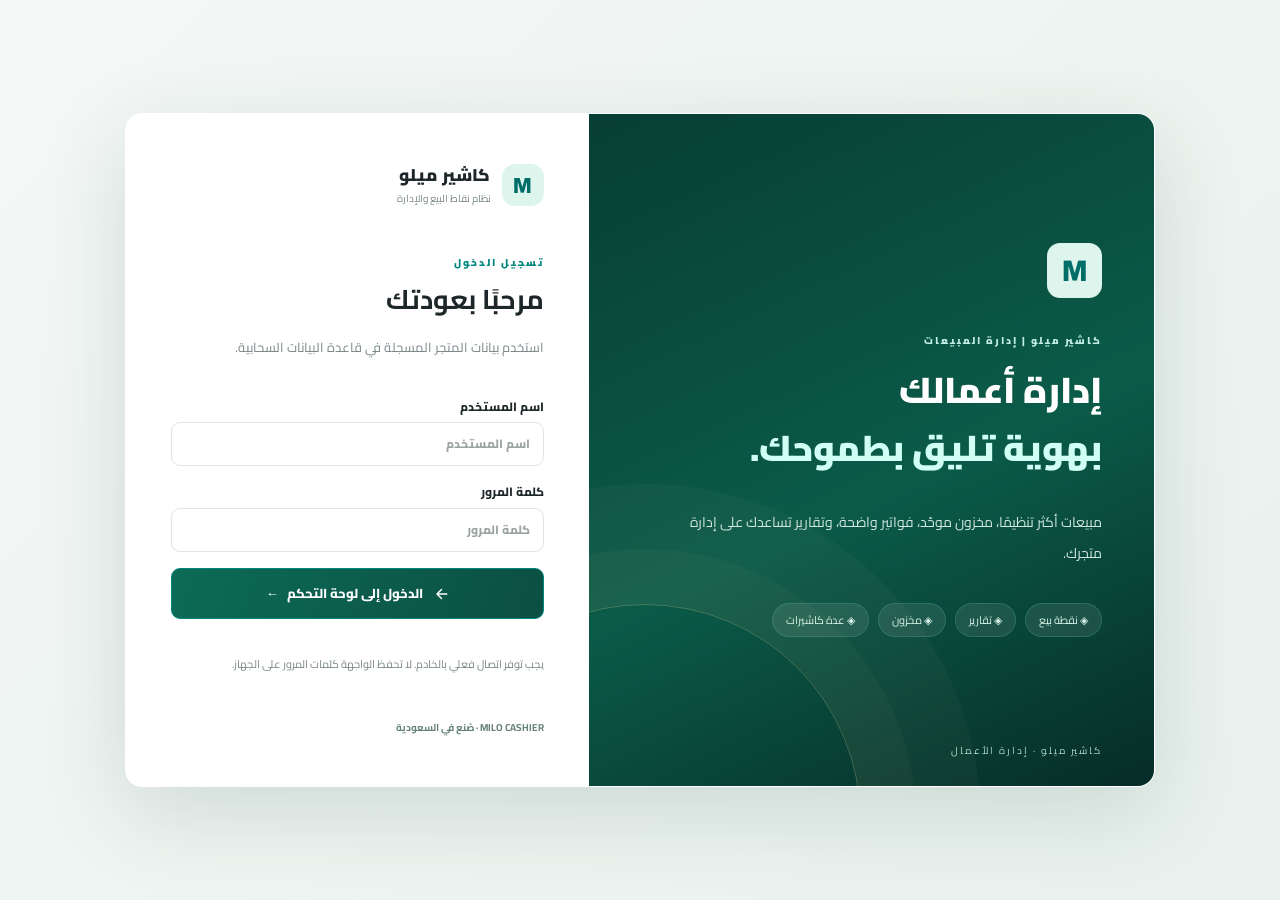
<file: index.html>
<!doctype html>
<html lang="ar" dir="rtl">
<head>
  <meta charset="utf-8">
  <meta name="viewport" content="width=device-width,initial-scale=1,maximum-scale=1,user-scalable=no,viewport-fit=cover">
  <meta name="theme-color" content="#00867f">
  <meta name="description" content="كاشير ميلو — منصة إدارة المبيعات والمخزون والفواتير باللغة العربية">
  <title>كاشير ميلو | نظام نقاط البيع</title>
  <link rel="preconnect" href="https://fonts.googleapis.com">
  <link rel="preconnect" href="https://fonts.gstatic.com" crossorigin>
  <link href="https://fonts.googleapis.com/css2?family=Cairo:wght@400;500;600;700;800;900&display=swap" rel="stylesheet">
  <link rel="manifest" href="manifest.webmanifest">
  <link rel="icon" href="icons/icon-192.png">
  <link rel="apple-touch-icon" href="icons/icon-192.png">
  <link rel="stylesheet" href="style.css">
  <script defer src="startup.js"></script>
  <script defer src="icons.js"></script>
  <script defer src="offline-sync.js"></script>
  <script defer src="app.js"></script>
  <script defer src="pwa.js"></script>
  <script defer src="direct-print.js?v=362"></script>
</head>
<body data-initial-page="sale">
<section id="loginScreen" class="login-screen">
  <div class="login-layout">
    <div class="login-hero">
      <div class="brand-emblem large">M</div>
      <p class="eyebrow light-text">كاشير ميلو | إدارة المبيعات</p>
      <h1>إدارة أعمالك<br><span>بهوية تليق بطموحك.</span></h1>
      <p>مبيعات أكثر تنظيمًا، مخزون موحّد، فواتير واضحة، وتقارير تساعدك على إدارة متجرك.</p>
      <div class="hero-chips"><span>◈ نقطة بيع</span><span>◈ تقارير</span><span>◈ مخزون</span><span>◈ عدة كاشيرات</span></div>
      <div class="hero-foot">كاشير ميلو · إدارة الأعمال</div>
    </div>
    <div class="login-form-side">
      <div class="brand-inline"><span class="brand-emblem">M</span><div><strong>كاشير ميلو</strong><small>نظام نقاط البيع والإدارة</small></div></div>
      <p class="eyebrow">تسجيل الدخول</p>
      <h2>مرحبًا بعودتك</h2>
      <p class="muted">استخدم بيانات المتجر المسجلة في قاعدة البيانات السحابية.</p>
      <form id="loginForm" autocomplete="on">
        <label>اسم المستخدم<input id="loginUser" name="username" class="input" autocomplete="username" required placeholder="اسم المستخدم"></label>
        <label>كلمة المرور<input id="loginPass" name="password" class="input" type="password" autocomplete="current-password" required placeholder="كلمة المرور"></label>
        <button id="loginBtn" class="btn primary block" type="submit">الدخول إلى لوحة التحكم <span>←</span></button>
      </form>
      <div id="loginError" class="error-text" role="alert"></div>
      <p class="small-note">يجب توفر اتصال فعلي بالخادم. لا تحفظ الواجهة كلمات المرور على الجهاز.</p>
      <div class="login-bottom">MILO CASHIER · صُنع في السعودية</div>
    </div>
  </div>
</section>

<div id="app" class="app hidden">
  <header class="topbar">
    <div class="topbar-row">
      <div class="header-start"><button class="sidebar-toggle" id="sidebarToggle" type="button" aria-label="فتح أو إغلاق القائمة" aria-controls="mainNav" aria-expanded="true" title="فتح أو إغلاق القائمة"><span class="hamburger-icon" aria-hidden="true"><svg viewBox="0 0 24 24" fill="none" stroke="currentColor" stroke-width="2" stroke-linecap="round"><path d="M4 7h16M4 12h16M4 17h16"/></svg></span></button>
      <div class="brand-inline"><span class="brand-emblem">M</span><div><strong>كاشير ميلو</strong><small id="storeTitle">نظام نقاط البيع</small></div></div></div>
      <div class="header-tools"><button type="button" id="syncQueueButton" class="sync-queue-pill" data-action="view-sync-queue" title="مزامنة الفواتير المعلقة" aria-live="polite">بانتظار المزامنة: <b id="syncQueueCount">0</b></button><span class="connection" id="connection" aria-live="polite"><i></i> التحقق من الاتصال</span><button class="btn outline tiny" id="installAppButton" type="button" hidden>تثبيت التطبيق</button><div class="account-menu" id="accountMenu"><button type="button" class="account-trigger" id="accountTrigger" aria-haspopup="true" aria-expanded="false" aria-controls="accountDropdown"><span class="account-circle" aria-hidden="true"><svg viewBox="0 0 24 24" fill="none" stroke="currentColor" stroke-width="1.9" stroke-linecap="round"><circle cx="12" cy="8" r="4"/><path d="M4 21v-2a8 8 0 0 1 16 0v2"/></svg></span><span class="account-label"><strong id="userName">حساب المتجر</strong><small>الحساب والخيارات</small></span><span class="account-chevron" aria-hidden="true">⌄</span></button><div class="account-dropdown" id="accountDropdown" hidden><div class="account-dropdown-head"><b id="accountMenuOwner">حساب المتجر</b><small id="accountMenuStore">إدارة الحساب</small></div><button type="button" data-action="go-account">حسابي والاشتراك</button><button type="button" class="account-logout" data-action="logout">تسجيل الخروج</button></div></div></div>
    </div>
  </header>
  <div class="sidebar-scrim" id="sidebarScrim" hidden></div>
  <aside class="pos-sidebar" id="sidebar" aria-label="القائمة الجانبية">
    <div class="side-brand"><div class="side-brand-symbol">M</div><div class="sidebar-label"><b>كاشير ميلو</b><small>لوحة إدارة الأعمال</small></div></div>
    <div class="sidebar-scroll"><nav id="mainNav" class="side-menu" aria-label="القائمة الرئيسية"></nav></div>
    <div class="side-footer"><span class="side-footer-dot"></span><div class="sidebar-label"><b>نظام نقاط البيع</b><small>إدارة ومزامنة مركزية</small></div></div>
  </aside>
  <main class="workspace">
    <div class="page-header"><div><p class="eyebrow" id="pageEyebrow">كاشير ميلو</p><h1 id="pageTitle">نقطة البيع</h1><p class="muted" id="pageSub">نظام متكامل لإدارة عمليات المتجر.</p></div><div class="header-actions" id="headerActions"></div></div>
    <div id="content" class="page-content"></div>
  </main>
  <footer class="main-footer"><span>© كاشير ميلو — إدارة المتاجر باحترافية</span><span id="footerText">اتصال مركزي إلزامي لحفظ المبيعات · تطبيق قابل للتثبيت</span></footer>
</div>

<div class="backdrop hidden" id="modal" role="dialog" aria-modal="true" aria-labelledby="modalTitle">
  <div class="modal-panel"><div class="modal-head"><div><small>كاشير ميلو</small><h2 id="modalTitle"></h2></div><button class="icon-button" type="button" data-action="close-modal" aria-label="إغلاق"><svg viewBox="0 0 24 24" fill="none" stroke="currentColor" stroke-width="2" stroke-linecap="round"><path d="M18 6 6 18M6 6l12 12"/></svg></button></div><div id="modalContent" class="modal-content"></div><div id="modalActions" class="modal-actions"></div></div>
</div>
<div class="toast hidden" id="toast" role="status" aria-live="polite"></div>
<div id="receipt" class="print-receipt" aria-hidden="true"></div>
<section id="accountBlockedScreen" class="account-blocked-screen hidden" role="alertdialog" aria-modal="true" aria-labelledby="accountBlockedTitle" dir="rtl">
  <div class="account-blocked-card"><div class="account-blocked-mark" aria-hidden="true">!</div>
    <p class="account-blocked-brand">MILO CASHIER</p>
    <h1 id="accountBlockedTitle">تم إيقاف الحساب</h1>
    <p id="accountBlockedReason">تم إغلاق الحساب أو إيقاف اشتراك المتجر. يرجى التواصل مع إدارة النظام.</p>
    <p class="account-blocked-hint">تم إيقاف استخدام الكاشير على هذا الجهاز. لم تُحذف البيانات المحلية.</p>
    <button type="button" class="btn primary" onclick="location.reload()">إعادة التحقق</button>
  </div>
</section>
</body>
</html>
</file>
<file: style.css>
:root{--navy:#102a31;--navy-2:#163b42;--navy-3:#1b4b52;--emerald:#116953;--emerald-2:#0d5442;--mint:#dff1e8;--pistachio:#edf7f1;--sky:#ecf5f9;--paper:#f4f7f6;--card:#fffdfa;--line:#dde8e3;--ink:#182d31;--muted:#718582;--warning:#fff4df;--danger:#b94043;--shadow:0 18px 48px rgba(16,45,47,.08);--radius:18px;--radius-sm:12px}
*{box-sizing:border-box}html{scroll-behavior:smooth}body{margin:0;background:linear-gradient(180deg,#fbfcfc 0%,#f2f6f4 100%);color:var(--ink);font-family:Cairo,Tahoma,Arial,sans-serif;font-size:13px;line-height:1.65}button,input,textarea,select{font:inherit}button{cursor:pointer}button:disabled{opacity:.56;cursor:not-allowed}a{color:var(--emerald)}img{display:block;max-width:100%}.hidden{display:none!important}.muted{color:var(--muted)}.eyebrow{font-size:10px;letter-spacing:2px;font-weight:900;color:var(--emerald);margin:0 0 5px}.light-text{color:#c0eee1}.small-note{font-size:11px;color:var(--muted);line-height:1.95}

/* login */
.login-screen{min-height:100dvh;display:grid;place-items:center;padding:25px;background:radial-gradient(circle at 10% 10%,#d9eae4,transparent 35%),linear-gradient(125deg,#eef4f1,#f9fbfa)}.login-layout{width:min(1030px,100%);min-height:630px;background:white;display:grid;grid-template-columns:1.1fr .9fr;overflow:hidden;border-radius:28px;box-shadow:0 35px 100px rgba(14,48,41,.17);border:1px solid #d9e6df}.login-hero{color:white;background:linear-gradient(138deg,var(--navy) 0%,var(--navy-2) 58%,var(--emerald) 100%);padding:64px 52px;position:relative;display:flex;flex-direction:column;justify-content:center;overflow:hidden}.login-hero:after{content:'';position:absolute;left:-110px;bottom:-155px;width:400px;height:400px;border:1px solid #9de0c333;border-radius:50%;box-shadow:0 0 0 60px #9de0c30b,0 0 0 125px #9de0c309;pointer-events:none}.login-hero h1{font-size:36px;line-height:1.6;margin:8px 0 16px;font-weight:900}.login-hero h1 span{color:#b6ebcf}.login-hero>p:not(.eyebrow){color:#d1e8df;font-size:14px;line-height:2.2;max-width:430px}.hero-chips{display:flex;gap:9px;flex-wrap:wrap;margin:20px 0}.hero-chips span{padding:7px 13px;background:#e4f8ef16;border:1px solid #b5e6d737;border-radius:30px;color:#d8f4e8;font-size:11px}.hero-foot{position:absolute;bottom:27px;color:#aed7ca;font-size:10px;letter-spacing:2px;direction:ltr}.login-form-side{padding:50px 45px;display:flex;flex-direction:column;justify-content:center}.brand-inline{display:flex;align-items:center;gap:11px}.brand-inline>div{display:flex;flex-direction:column;line-height:1.3}.brand-inline strong{font-weight:900;font-size:17px;letter-spacing:.2px}.brand-inline small{font-size:10px;color:var(--muted);margin-top:6px}.brand-emblem{display:grid;place-items:center;width:42px;height:42px;border-radius:13px;background:linear-gradient(145deg,#d1efe1,#95c9b5);color:#144b42;font-size:22px;font-weight:900;box-shadow:0 5px 18px #153f2e1e}.brand-emblem.large{width:55px;height:55px;font-size:30px;margin-bottom:35px;color:#d5f4e6;background:#d5f4e628;border:1px solid #d5f4e655}.login-form-side>.eyebrow{margin-top:49px}.login-form-side h2{font-size:27px;line-height:1.4;margin:5px 0}.login-form-side form{display:grid;gap:16px;margin:25px 0 6px}.login-form-side form label,.form label{display:flex;flex-direction:column;gap:6px;font-size:12px;font-weight:800}.login-bottom{margin-top:33px;font-size:10px;color:#9caeaa}.error-text{font-size:12px;color:var(--danger);min-height:18px}
.input,textarea,select{width:100%;padding:11px 13px;background:white;border:1px solid #d6e3dc;border-radius:12px;color:var(--ink);outline:0;min-height:44px}textarea{resize:vertical;min-height:85px}.input:focus,textarea:focus,select:focus{border-color:#65aa93;box-shadow:0 0 0 3px #11695316}.input::placeholder{color:#a0ada8}
.btn{border:1px solid transparent;border-radius:12px;padding:10px 16px;font-weight:900;white-space:nowrap;display:inline-flex;align-items:center;justify-content:center;gap:8px;transition:.16s;color:inherit;background:#eff4f1}.btn:hover:not(:disabled){transform:translateY(-1px);filter:brightness(.985)}.btn.primary{background:linear-gradient(110deg,var(--emerald-2),#1a8269);color:white;box-shadow:0 8px 18px #0c5e4927}.btn.secondary{background:#e4f2ec;color:var(--emerald);border-color:#c9e6d8}.btn.outline{background:white;border-color:#d8e5df;color:var(--ink)}.btn.danger{background:#fff0ee;color:var(--danger);border-color:#f1d8d5}.btn.block{width:100%;min-height:51px}.btn.tiny{padding:6px 11px;font-size:11px}.btn.small{padding:8px 13px;font-size:11px}.icon-button{display:grid;place-items:center;width:37px;height:37px;border:1px solid var(--line);background:white;border-radius:10px;font-size:23px;color:var(--ink)}

/* app shell */
.topbar{position:sticky;top:0;z-index:20;padding:10px 14px 0;background:linear-gradient(180deg,rgba(244,247,246,.96),rgba(244,247,246,.88));backdrop-filter:blur(8px)}.topbar-row{display:flex;justify-content:space-between;align-items:center;gap:15px;padding:14px 18px;border:1px solid #dbe7e2;border-bottom:0;background:linear-gradient(110deg,var(--navy) 0%,var(--navy-2) 66%,var(--navy-3) 100%);box-shadow:0 10px 30px rgba(16,42,49,.12);border-radius:24px 24px 0 0}.topbar .brand-inline strong{color:#fff}.topbar .brand-inline small{color:#cad9d6}.topbar .brand-emblem{background:linear-gradient(145deg,#d9eee8,#9dc6bc);color:#0f3439;box-shadow:0 5px 16px #061d1b36}.header-tools{display:flex;align-items:center;gap:11px;flex-wrap:wrap}.connection{display:inline-flex;gap:8px;align-items:center;background:#e9f5ee;color:#116953;font-size:10px;border-radius:40px;padding:8px 12px;font-weight:900;white-space:nowrap}.connection i{width:7px;height:7px;border-radius:50%;background:#27a66f}.connection.offline{background:#fff2e2;color:#ae6e22}.connection.offline i{background:#e79c43}.user-avatar{border:1px solid #ffffff24;border-radius:40px;background:#ffffff12;padding:8px 12px;color:#eff7f6;font-size:11px;font-weight:900}.topbar .btn.outline{background:#ffffff10;border-color:#ffffff33;color:#fff}.topnav{display:flex;gap:6px;align-items:center;padding:10px 14px 12px;overflow-x:auto;scrollbar-width:thin;background:#fff;border:1px solid #dbe7e2;border-top:0;border-radius:0 0 24px 24px;box-shadow:0 14px 34px rgba(16,42,49,.06);white-space:nowrap}.topnav button{border:1px solid transparent;border-radius:999px;background:transparent;color:#60756f;font-weight:900;font-size:11px;padding:10px 14px;white-space:nowrap}.topnav button:hover{color:var(--emerald);background:#f1f8f4;border-color:#dcebe5}.topnav button.active{color:#fff;border-color:var(--emerald);background:linear-gradient(135deg,var(--emerald-2),var(--emerald));box-shadow:0 8px 18px rgba(17,105,83,.2)}
.workspace{max-width:1720px;margin:auto;min-height:calc(100vh - 206px);padding:22px 14px 36px}.page-header{display:flex;justify-content:space-between;align-items:flex-end;gap:16px;margin:0 0 18px;padding:20px 22px;border:1px solid #dfe9e5;background:linear-gradient(145deg,#fffdfa,#f7fbf9);border-radius:22px;box-shadow:var(--shadow)}.page-header h1{font-size:26px;line-height:1.35;margin:0 0 5px;font-weight:900;color:#113138}.page-header .muted{margin:0;font-size:12px}.header-actions{display:flex;gap:8px;align-items:center;flex-wrap:wrap;justify-content:flex-end}.header-actions .btn{padding-inline:14px;border-radius:999px;box-shadow:0 6px 14px rgba(16,42,49,.04)}.main-footer{display:flex;justify-content:space-between;gap:15px;padding:18px 18px 22px;font-size:10px;color:#859994;border-top:1px solid #e5edeb}

/* generic cards */
.card,.panel{background:var(--card);border:1px solid var(--line);border-radius:var(--radius);box-shadow:var(--shadow);padding:18px}.card h2,.panel h2{margin:0 0 14px;font-size:16px}.panel.soft{background:linear-gradient(140deg,#fafffc,#f2f8f5)}.toolbar{display:flex;gap:9px;align-items:center;flex-wrap:wrap;margin-bottom:15px}.toolbar .input{max-width:280px}.toolbar .right{margin-inline-start:auto}

/* sale screen */
.sale-page{min-height:0}.split{display:grid;grid-template-columns:minmax(0,1fr) 430px;gap:18px;align-items:stretch}.sale-products,.sale-cart{min-width:0;display:flex;flex-direction:column;min-height:0}.sale-products{padding:16px 16px 14px}.sale-cart{padding:16px;gap:12px;position:relative;background:linear-gradient(180deg,#fffdfa,#fbfefd)}.sale-cart:before{content:'';position:absolute;inset:0 auto 0 0;width:4px;background:linear-gradient(180deg,var(--emerald),#9cc7b6);border-radius:18px 0 0 18px}.sale-toolbar{display:flex;align-items:center;gap:10px;flex-wrap:wrap;margin-bottom:13px;padding:12px;border:1px solid #e5eeea;border-radius:15px;background:linear-gradient(135deg,#f8fbfa,#f2f7f5)}.search-area{position:relative;flex:1 1 300px}.search-area .input{padding-right:39px;background:#fff}.search-area:before{content:'⌕';position:absolute;right:13px;top:5px;color:var(--emerald);font-size:26px}.category-strip{display:flex;gap:7px;overflow-x:auto;white-space:nowrap;padding:6px 1px 12px}.chip{background:white;color:#577168;border:1px solid #dbe8e0;border-radius:35px;font-weight:800;padding:8px 13px;white-space:nowrap;font-size:11px}.chip.active{background:var(--emerald);color:white;border-color:var(--emerald);box-shadow:0 6px 14px rgba(17,105,83,.18)}.catalog{display:grid;grid-template-columns:repeat(auto-fill,minmax(160px,1fr));gap:12px;align-content:start;flex:1;min-height:280px;overflow:auto;padding:3px}.catalog-card{border:1px solid #deebe5;background:#fff;border-radius:16px;overflow:hidden;text-align:right;min-height:210px;display:flex;flex-direction:column;transition:.15s;box-shadow:0 6px 16px rgba(16,42,49,.04)}.catalog-card:hover{border-color:#95bfae;box-shadow:0 12px 26px rgba(14,105,81,.12);transform:translateY(-2px)}.catalog-img{height:108px;background:linear-gradient(120deg,#ecf7f1,#eaf4f6);display:flex;align-items:center;justify-content:center;overflow:hidden}.catalog-img img{width:100%;height:100%;object-fit:cover}.catalog-img .placeholder{font-size:38px;color:#7eb3a1}.catalog-card .body{padding:12px;display:flex;flex:1;flex-direction:column;gap:4px}.catalog-card .body b{font-size:12px;line-height:1.55;min-height:40px}.catalog-card .body small{color:#8a9d95;font-size:10px}.catalog-card .amount{display:flex;align-items:flex-end;justify-content:space-between;margin-top:auto;padding-top:9px;color:var(--emerald);font-weight:900;font-size:14px}.catalog-card .amount span{font-size:9px;color:#9baaa4;font-weight:700}.catalog-card:disabled{filter:grayscale(.38);opacity:.8}
.cart-title{display:flex;align-items:center;justify-content:space-between;gap:12px;padding:0 0 6px;margin-bottom:2px}.cart-title h2{margin:0;font-size:18px}.count-pill{border-radius:20px;background:#eef7f1;color:#17634f;font-weight:900;padding:5px 11px;font-size:10px}.cart-lines{flex:1;min-height:280px;overflow:auto;border:1px solid #e9efea;border-radius:14px;background:#fff}.cart-line{display:flex;flex-direction:column;gap:7px;padding:12px 12px;border-bottom:1px solid #eaf0ec}.cart-line:last-child{border:0}.cart-line-header{display:flex;justify-content:space-between;align-items:flex-start;gap:9px}.cart-line-header b{font-size:12px}.cart-line-header strong{color:var(--emerald)}.cart-line small{font-size:10px;color:var(--muted)}.cart-controls{display:flex;align-items:center;justify-content:space-between;gap:8px}.counter{display:inline-flex;align-items:center;border:1px solid #dce9e2;border-radius:10px;overflow:hidden;background:#fff}.counter button{border:0;background:#f6faf7;color:var(--emerald);padding:4px 11px;font-size:15px}.counter strong{padding:0 11px;font-size:11px}.icon-text{border:0;color:#ad514f;background:transparent;font-weight:800;padding:4px;font-size:11px}.total-box{background:linear-gradient(125deg,#f6fbf8,#eef7f3);padding:14px;border-radius:14px;border:1px solid #e1ede7}.total-row{display:flex;align-items:center;justify-content:space-between;margin-bottom:8px;font-size:12px}.total-row:last-child{margin:0}.total-row.grand{border-top:1px solid #d7e9df;margin-top:10px;padding-top:12px;font-weight:900;font-size:20px;color:var(--emerald)}.cart-checkout{display:grid;grid-template-columns:1fr 1fr;gap:8px}.cart-checkout .full{grid-column:1/-1}.empty{text-align:center;color:#899d95;padding:45px 16px}.empty b{display:block;color:#567368;font-size:14px;margin-bottom:5px}

/* rest pages */
.section-tabs{display:flex;gap:7px;margin-bottom:15px}.metrics{display:grid;grid-template-columns:repeat(4,minmax(0,1fr));gap:12px;margin-bottom:16px}.metric{padding:19px;border:1px solid #e2ebe6;background:#fff;border-radius:15px;box-shadow:var(--shadow)}.metric span{display:block;font-size:11px;color:#7e908a}.metric b{display:block;color:var(--emerald);font-size:23px;font-weight:900;margin-top:8px}.data-table{width:100%;border-collapse:collapse;min-width:650px}.data-table th,.data-table td{border-bottom:1px solid #ebf1ed;text-align:right;vertical-align:middle;padding:11px 10px;font-size:11px}.data-table th{color:#61786e;background:#f4faf6;font-weight:900}.data-table tr:hover td{background:#fcfefd}.data-table td .btn{margin:2px}.table-scroll{overflow:auto;border-radius:10px}.cell-image{width:39px;height:39px;object-fit:cover;border-radius:8px;background:#ebf4ef}.tag{display:inline-flex;align-items:center;gap:3px;font-weight:800;padding:4px 9px;border-radius:30px;font-size:10px;background:#e8f6ed;color:#167451}.tag.red{color:#ba4241;background:#fff0f0}.tag.amber{color:#916210;background:#fff4df}.stack{display:grid;gap:15px}.form{display:grid;grid-template-columns:repeat(2,minmax(0,1fr));gap:13px}.form .wide,.wide{grid-column:1/-1}.form input[type=checkbox]{width:auto;margin-left:7px}.form-help{font-size:11px;line-height:1.9;color:#7a9186}.form-section{grid-column:1/-1;border-top:1px solid #e4efe7;padding-top:12px;margin-top:6px}.form-section h3{margin:0 0 7px;font-size:15px}.option-row{display:grid;grid-template-columns:1fr 115px auto;gap:7px;align-items:center;margin-bottom:8px}.setting-grid{display:grid;grid-template-columns:repeat(auto-fit,minmax(240px,1fr));gap:13px}.setting-tile{border:1px solid #e0ebe5;border-radius:15px;background:white;padding:18px}.setting-tile h3{font-size:15px;margin:0 0 5px}.setting-tile p{font-size:11px;color:var(--muted);min-height:45px}.notice{background:var(--warning);border:1px solid #f0ddbb;padding:12px 14px;border-radius:12px;color:#805c1e;font-size:11px;line-height:1.9}.notice.good{background:#e9f7ef;border-color:#c8ebd4;color:#216448}.notice.danger{background:#fff0ef;border-color:#efcfcb;color:#9a4240}.chart-bars{height:200px;display:flex;align-items:end;gap:8px;overflow-x:auto;padding:10px 0 23px;border-bottom:1px solid var(--line)}.chart-col{min-width:35px;flex:1;display:flex;flex-direction:column;align-items:center;justify-content:end;height:100%}.chart-bar{width:min(40px,75%);background:linear-gradient(0deg,var(--emerald),#7ebca6);height:var(--bar-h);border-radius:7px 7px 1px 1px;min-height:3px}.chart-col small{font-size:9px;white-space:nowrap;color:#7a9388}.columns2{display:grid;grid-template-columns:1.3fr .7fr;gap:14px}.payment-methods{display:grid;grid-template-columns:repeat(3,1fr);gap:8px;margin-bottom:15px}.paymethod{padding:13px;border:1px solid #d6e7dd;border-radius:12px;background:white;font-weight:900;color:#42695b}.paymethod.selected{background:#eaf6ef;color:var(--emerald);border-color:var(--emerald)}

/* modal */
.print-receipt{display:none}.backdrop{position:fixed;inset:0;z-index:30;background:#102b30a8;backdrop-filter:blur(4px);display:grid;place-items:center;padding:18px}.modal-panel{width:min(700px,100%);max-height:calc(100dvh - 35px);overflow:hidden;background:white;border-radius:22px;box-shadow:0 28px 70px #071b1c52;display:flex;flex-direction:column}.modal-head{display:flex;justify-content:space-between;align-items:flex-start;gap:10px;border-bottom:1px solid #e3ebe7;padding:17px 22px}.modal-head small{font-size:9px;color:var(--emerald);font-weight:900;letter-spacing:1px}.modal-head h2{font-size:18px;margin:1px 0 0}.modal-content{padding:21px 23px;overflow-y:auto}.modal-actions{padding:13px 22px;display:flex;justify-content:flex-end;gap:9px;border-top:1px solid #e3ebe7}.toast{position:fixed;bottom:24px;left:20px;z-index:99;background:#153c38;color:white;border-radius:12px;padding:12px 19px;box-shadow:0 15px 40px #16332d52;max-width:min(450px,calc(100vw - 35px));font-size:12px}.toast.error{background:#8b3434}

/* receipt */
.receipt-inner{color:#000;background:#fff;font:11px/1.45 Tahoma,Arial,sans-serif;text-align:right;padding:1mm 0}.receipt-head{text-align:center;padding-bottom:8px}.receipt-brand{font-size:10px;letter-spacing:1.8px;color:#555;margin-bottom:4px}.receipt-inner h2{font-size:18px;margin:0 0 2px;text-align:center}.receipt-sub{font-size:10px;color:#333;margin:2px 0;text-align:center}.receipt-badge{display:inline-block;margin-top:6px;padding:4px 8px;border:1px solid #999;border-radius:999px;font-size:10px;font-weight:bold}.receipt-box{border:1px solid #000;padding:6px 7px;border-radius:3px;margin:8px 0}.receipt-grid{display:grid;grid-template-columns:1fr 1fr;gap:3px 12px;font-size:10px}.receipt-grid div{display:flex;justify-content:space-between;gap:10px}.receipt-grid strong,.receipt-grid b{font-size:10px}.receipt-rule{border-top:1px dashed #777;margin:8px 0}.receipt-items{width:100%;border-collapse:collapse}.receipt-items th,.receipt-items td{border-bottom:1px dashed #b0b0b0;padding:4px 0;text-align:right;vertical-align:top;font-size:10px}.receipt-items th:nth-child(2),.receipt-items td:nth-child(2),.receipt-items th:nth-child(3),.receipt-items td:nth-child(3),.receipt-items th:nth-child(4),.receipt-items td:nth-child(4){text-align:center}.receipt-items th:last-child,.receipt-items td:last-child{text-align:left}.receipt-items th{font-size:9px;color:#333}.item-main{font-weight:bold}.item-note{display:block;font-size:9px;color:#444;margin-top:2px}.receipt-summary .rline{display:flex;align-items:center;justify-content:space-between;gap:10px;margin:4px 0}.receipt-summary .receipt-strong{font-weight:900;font-size:15px;padding:7px 0;border-top:1px solid #000;border-bottom:1px solid #000;margin-top:5px}.receipt-footer{margin-top:10px;border-top:1px dashed #aaa;padding-top:8px;white-space:pre-wrap;text-align:center;font-size:10px}.receipt-note{font-size:10px;white-space:pre-wrap;text-align:center}.qr-area{text-align:center;margin:10px auto 4px}.qr-caption{text-align:center;font-size:9px;color:#333}.tiny{text-align:center;font-size:9px;color:#555;margin-top:5px}

/* responsiveness & fixed sale viewport */
@media(min-width:1000px){body:has(.sale-page) .workspace{max-width:1760px}body:has(.sale-page) .page-content{min-height:calc(100dvh - 245px)}body:has(.sale-page) .sale-page{height:calc(100dvh - 245px)}.sale-page .split{height:100%}.sale-page .split .card{height:100%;min-height:0}.sale-page .sale-products,.sale-page .sale-cart{overflow:hidden}.sale-page .sale-cart{position:sticky;top:136px;align-self:start}.sale-page .catalog,.sale-page .cart-lines{scrollbar-gutter:stable}}
@media(max-width:1100px){.split{grid-template-columns:1fr}.catalog{max-height:430px}.sale-cart{position:static}.cart-lines{max-height:300px!important}.metrics{grid-template-columns:repeat(2,1fr)}.columns2{grid-template-columns:1fr}.page-header{align-items:flex-start;flex-wrap:wrap}}
@media(max-width:750px){.login-screen{padding:10px}.login-layout{min-height:initial;grid-template-columns:1fr}.login-hero{padding:22px 26px}.login-hero h1{font-size:22px;margin:0}.login-hero>p:not(.eyebrow),.hero-chips,.hero-foot,.login-hero>.eyebrow{display:none}.brand-emblem.large{margin:0 0 8px;width:39px;height:39px;font-size:23px}.login-form-side{padding:25px}.login-form-side>.eyebrow{margin-top:25px}.topbar{padding:6px 8px 0}.topbar-row{padding:10px 12px;border-radius:18px 18px 0 0}.topnav{padding:8px 8px 10px;border-radius:0 0 18px 18px}.topbar .brand-inline strong{font-size:13px}.topbar .brand-inline small{font-size:9px}.user-avatar{display:none}.header-tools{gap:5px}.topnav button{padding:9px 11px;font-size:11px}.workspace{padding:15px 10px}.page-header{padding:15px 14px}.page-header h1{font-size:21px}.catalog{grid-template-columns:repeat(2,minmax(0,1fr));max-height:none}.metrics{grid-template-columns:repeat(2,minmax(0,1fr))}.metric{padding:13px}.metric b{font-size:16px}.card,.panel{padding:13px}.form{grid-template-columns:1fr}.form .wide,.wide{grid-column:1}.setting-grid{grid-template-columns:1fr}.main-footer{flex-direction:column;text-align:center}.option-row{grid-template-columns:1fr 75px auto}.modal-panel{max-height:calc(100dvh - 15px)}.modal-content{padding:14px}.modal-head{padding:14px}.payment-methods{grid-template-columns:1fr}.header-actions{width:100%;justify-content:flex-start}}
@media print{@page{margin:0;size:auto}html,body{padding:0!important;margin:0!important;background:#fff!important}body>.login-screen,body>.app,body>.backdrop,body>.toast{display:none!important}#receipt.print-receipt{display:block!important;position:static!important;margin:0 auto!important;padding:3mm 3mm 4mm!important;max-width:none!important;min-height:0!important;break-after:avoid;width:var(--receipt-width,80mm)!important}#receipt .receipt-inner{width:100%;font-size:11px;line-height:1.35}#receipt table tr,#receipt svg{break-inside:avoid;page-break-inside:avoid}#receipt .receipt-footer,#receipt .receipt-box,#receipt .receipt-summary{break-inside:avoid}}

/* MILO PWA — professional header and fixed sale workspace */
.topbar{position:sticky;top:0;z-index:12;background:rgba(247,250,248,.97);backdrop-filter:blur(16px)}
.topnav{display:flex;align-items:center;gap:5px;overflow-x:auto;scrollbar-width:thin}
.topnav button{white-space:nowrap;flex-shrink:0}
.topnav .nav-extra{opacity:.82}
#installAppButton[hidden]{display:none!important}
@media(min-width:1120px){body:has(.sale-page) .workspace{height:calc(100dvh - 172px);min-height:0;display:flex;flex-direction:column;padding-top:9px;padding-bottom:7px}body:has(.sale-page) .page-header{flex:0 0 auto;margin-bottom:7px;padding-block:8px}body:has(.sale-page) .page-content{min-height:0;flex:1;display:flex;flex-direction:column}body:has(.sale-page) .sale-page{height:100%;min-height:0;flex:1}body:has(.sale-page) .sale-page .split{height:100%;min-height:0}body:has(.sale-page) .sale-cart{top:auto}body:has(.sale-page) .main-footer{display:none}}
@media print{@page{margin:0;size:auto}#receipt.print-receipt{max-height:none!important;height:auto!important;overflow:visible!important;padding:1mm 2mm 2mm!important;break-inside:auto!important}#receipt .receipt-inner{break-inside:auto}#receipt .receipt-items{break-inside:auto}#receipt .receipt-footer{break-inside:avoid}#receipt .qr-area{break-inside:avoid}}


/* =========================================================
   MILO PREMIUM / PROFESSIONAL COLLAPSIBLE RIGHT NAVIGATION
   Appearance inspired by mainstream Arabic retail dashboards;
   independently designed, not a copy of another brand.
   ========================================================= */
:root{--sidebar-wide:248px;--sidebar-narrow:72px;--topbar-height:73px;--paper:#f3f6fa;--card:#fff;--line:#e0e8ee;--ink:#203341;--navy:#122b3c;--emerald:#087d64;--emerald-2:#07654f;--shadow:0 6px 22px rgba(18,43,60,.045)}
body{background:#f3f6fa;color:var(--ink);font-size:13px}
.app{min-height:100dvh}
.topbar{height:var(--topbar-height);padding:0;position:sticky;top:0;z-index:40;background:#fff;border-bottom:1px solid #e2e9ef;box-shadow:0 2px 15px rgba(23,50,73,.035);backdrop-filter:none}
.topbar-row{height:100%;padding:0 24px;box-shadow:none;background:#fff;border:0;border-radius:0}
.topbar .brand-inline strong{color:var(--navy);font-size:17px;letter-spacing:.06em}
.topbar .brand-inline small{color:#7b8d96}
.topbar .brand-emblem{background:#e4f4ed;color:#08765b;box-shadow:none;border:1px solid #cde9dc}
.topbar .btn.outline{background:#f7fafb;border:1px solid #e2e9ed;color:#344d59}
.header-start{display:flex;align-items:center;gap:16px;min-width:0}
.header-tools{gap:9px}
.connection{background:#edf8f2;color:#127356;padding:8px 12px}
.user-avatar{background:#eef3f6;color:#405866;border-color:#dce5eb}
.sidebar-toggle{border:1px solid #dce6ec;background:#f8fafb;color:#203a48;display:grid;place-items:center;width:42px;height:42px;flex:0 0 42px;border-radius:12px;font-size:20px;line-height:1;transition:.2s}
.sidebar-toggle:hover{background:#eaf5f0;color:#086e56;border-color:#b7d9cb}
.pos-sidebar{position:fixed;right:0;top:var(--topbar-height);bottom:0;width:var(--sidebar-wide);z-index:35;display:flex;flex-direction:column;background:#112d3b;color:#d9e8ec;border-left:1px solid #234352;box-shadow:-5px 0 24px rgba(15,32,45,.075);transition:width .22s ease,transform .22s ease;overflow:hidden}
.side-brand{min-height:86px;padding:17px 19px;display:flex;align-items:center;gap:12px;border-bottom:1px solid #ffffff19}
.side-brand-symbol{width:42px;height:42px;flex:0 0 42px;border-radius:12px;background:linear-gradient(140deg,#31aa85,#117255);color:#fff;display:grid;place-items:center;font-size:22px;font-weight:900}
.side-brand b{font-size:14px;white-space:nowrap;letter-spacing:.05em}.side-brand small{display:block;font-size:10px;color:#9cb5bd;white-space:nowrap}
.sidebar-scroll{min-height:0;overflow:auto;overflow-x:hidden;scrollbar-width:thin;scrollbar-color:#42606e transparent;padding:12px 10px}
.side-menu{display:flex;flex-direction:column;gap:3px}
.side-group-label{font-size:10px;font-weight:800;color:#7899a8;padding:16px 14px 7px;white-space:nowrap}
.side-link{width:100%;border:1px solid transparent;background:transparent;color:#bbd0d8;display:flex;align-items:center;gap:12px;padding:11px 14px;border-radius:11px;min-height:45px;text-align:right;font-size:12px;font-weight:800;white-space:nowrap;transition:background .14s ease,color .14s ease}
.side-link:hover{background:#ffffff12;color:#fff}
.side-link.active{color:#fff;border-color:#289b7860;background:linear-gradient(95deg,#138268 0%,#18715f 100%);box-shadow:0 6px 15px #071d2540}
.side-icon{font-size:20px;line-height:1;display:grid;place-items:center;width:25px;flex:0 0 25px;font-weight:500}
.side-footer{min-height:70px;display:flex;gap:12px;align-items:center;padding:13px 20px;border-top:1px solid #ffffff17;color:#dce8e9}
.side-footer b{font-size:11px}.side-footer small{font-size:9px;color:#95acb5;display:block}
.side-footer-dot{height:12px;width:12px;border-radius:50%;background:#37b584;box-shadow:0 0 0 5px #37b58420;flex:0 0 12px}
.workspace{margin:0 var(--sidebar-wide) 0 0;max-width:none;padding:24px 25px 24px;min-height:calc(100dvh - var(--topbar-height));transition:margin-right .22s ease}
.main-footer{margin-right:var(--sidebar-wide);transition:margin-right .22s ease}
.sidebar-collapsed .pos-sidebar{width:var(--sidebar-narrow)}
.sidebar-collapsed .workspace,.sidebar-collapsed .main-footer{margin-right:var(--sidebar-narrow)}
.sidebar-collapsed .sidebar-label{display:none}
.sidebar-collapsed .side-brand{padding-inline:15px}
.sidebar-collapsed .side-link{justify-content:center;padding:11px 8px}
.sidebar-collapsed .sidebar-scroll{padding:10px 7px}
.sidebar-collapsed .side-footer{justify-content:center}
.page-header{margin:0 0 15px;background:transparent;border:0;box-shadow:none;padding:7px 2px 8px;border-radius:0}
.page-header h1{font-size:24px;color:#182f3c}
.page-header .eyebrow{font-size:9px;letter-spacing:.08em;color:#7c9693}
.card,.panel,.metric,.setting-tile{background:#fff;border:1px solid #e0e8ed;box-shadow:var(--shadow);border-radius:15px}
.btn.primary{background:#0b8064;box-shadow:0 6px 16px #087d6422}
.btn.secondary{background:#e8f6ef;color:#08745a;border-color:#cae9d9}
.btn.outline{background:#fff;border-color:#dce6e9}
.sale-page .split{grid-template-columns:minmax(0,1fr) minmax(345px,380px);gap:13px}
.sale-products,.sale-cart{border-radius:16px;padding:14px}
.sale-cart:before{display:none}
.sale-toolbar{padding:8px;margin-bottom:9px;background:#f8fbfc;border-color:#e4ebed}
.catalog{grid-template-columns:repeat(auto-fill,minmax(145px,1fr));gap:10px}
.catalog-card{min-height:183px;border-radius:12px;box-shadow:none}
.catalog-img{height:94px}.catalog-card .body{padding:10px}.catalog-card .body b{min-height:34px}
.cart-checkout .btn.primary{min-height:46px}
@media(min-width:1101px){
 body:has(.sale-page) .workspace{height:calc(100dvh - var(--topbar-height));min-height:0;padding-top:9px;padding-bottom:9px;display:flex;flex-direction:column;overflow:hidden}
 body:has(.sale-page) .page-header{flex:0 0 auto;padding:3px 2px 6px;margin-bottom:7px}
 body:has(.sale-page) .page-header h1{font-size:19px}
 body:has(.sale-page) .page-header p{font-size:10px}
 body:has(.sale-page) .page-content{min-height:0;flex:1;display:flex;flex-direction:column}
 body:has(.sale-page) .sale-page{height:100%;flex:1;min-height:0}
 body:has(.sale-page) .split{height:100%;min-height:0;grid-template-columns:minmax(0,1fr) minmax(325px,365px)}
 body:has(.sale-page) .split>.card{height:100%;min-height:0;overflow:hidden}
 body:has(.sale-page) .catalog{min-height:0;overflow-y:auto}
 body:has(.sale-page) .cart-lines{min-height:30px;overflow-y:auto;flex:1}
 body:has(.sale-page) .main-footer{display:none}
}
.sidebar-scrim[hidden]{display:none!important}
@media(max-width:1100px){.sale-page .split{grid-template-columns:minmax(0,1fr)}.sale-page .catalog{max-height:480px}}
@media(max-width:900px){
 .topbar-row{padding:0 13px}.pos-sidebar{top:var(--topbar-height);width:min(286px,85vw);transform:translateX(110%);z-index:51}
 .mobile-menu-open .pos-sidebar{transform:translateX(0)}
 .sidebar-collapsed .pos-sidebar{width:min(286px,85vw)}
 .sidebar-collapsed .sidebar-label{display:block}.sidebar-collapsed .side-link{justify-content:flex-start;padding:11px 14px}
 .workspace,.sidebar-collapsed .workspace{margin-right:0;padding:17px 11px}
 .main-footer,.sidebar-collapsed .main-footer{margin-right:0}
 .sidebar-scrim:not([hidden]){position:fixed;inset:var(--topbar-height) 0 0 0;background:#071c2e8c;z-index:50;display:block}
 .header-tools .user-avatar{display:none}.header-tools .btn.outline{padding-inline:8px}
 .page-header{padding:4px 2px 8px}
}
@media(max-width:560px){.topbar .brand-inline small{display:none}.topbar .brand-inline strong{font-size:13px}.header-start{gap:7px}.sidebar-toggle{width:37px;height:37px;flex-basis:37px}.header-tools{gap:4px}.connection{font-size:0;padding:8px}.connection i{width:9px;height:9px}.catalog{grid-template-columns:repeat(2,minmax(0,1fr))}}
@media print{.pos-sidebar,.sidebar-scrim,.topbar,.workspace,.main-footer{display:none!important}#receipt.print-receipt{display:block!important}}


/* ============================================================
   MILO CASHIER | WHITE + SKY EXECUTIVE EDITION
   Separate, high-contrast navigation items. RTL-safe; preserve
   existing collapse, mobile drawer, sale viewport and print rules.
   ============================================================ */
:root {
 --paper:#f4f9fd;--card:#ffffff;--line:#e1edf5;
 --ink:#172633;--muted:#677e90;--emerald:#087da7;
 --emerald-2:#075e86;--mint:#e5f5fc;--pistachio:#eff9fe;
 --sky:#e7f5ff;--navy:#172633;
 --shadow:0 8px 26px rgba(24,89,125,.055);
}
body {background:#f4f9fd;color:#172633}
.topbar {background:#fff;border-bottom-color:#e2eef5;box-shadow:0 3px 18px rgba(12,76,117,.045)}
.topbar-row {background:#fff}
.topbar .brand-inline strong {color:#142b3b}
.topbar .brand-inline small {color:#6e8595}
.topbar .brand-emblem {background:#e5f5ff;color:#075d8e;border:1px solid #bfe3f7}
.sidebar-toggle {background:#fff;color:#1b2c39;border:1px solid #d4e8f4}
.sidebar-toggle:hover {background:#e9f6ff;color:#085b8b;border-color:#a9d6ee}
.connection {background:#e9f7ff;color:#075e8c}
.user-avatar {background:#f0f7fb;color:#172b3c;border-color:#deecf5}
.pos-sidebar {
 background:#fff;color:#172633;border-left:1px solid #e2edf4;
 box-shadow:-8px 0 30px rgba(20,75,108,.045);
}
.side-brand {background:#fff;border-bottom:1px solid #e3edf4;min-height:83px}
.side-brand-symbol {
 background:#e5f5ff;color:#075b89;border:1px solid #c6e5f5;
 box-shadow:0 4px 12px rgba(21,119,173,.075);
}
.side-brand b {color:#182a37}
.side-brand small {color:#708595}
.sidebar-scroll {padding:16px 13px;scrollbar-color:#c9e1ed transparent}
.side-menu {gap:6px}
.side-group-label {
 color:#7e91a0;font-size:10px;letter-spacing:.015em;
 padding:19px 12px 7px;font-weight:900;
}
.side-link {
 position:relative;min-height:48px;width:100%;
 background:#fff;color:#151e28;
 border:1px solid #e6edf3;border-radius:13px;
 padding:11px 13px;font-size:12px;font-weight:800;
 box-shadow:0 2px 7px rgba(20,69,101,.025);
 transition:background .16s,border-color .16s,box-shadow .16s,color .16s,transform .16s;
}
.side-link .side-icon {color:#1a2630}
.side-link:hover {
 color:#0b4266;background:#f0f9ff;border-color:#b7dff4;
 box-shadow:0 4px 12px rgba(23,117,169,.065);transform:translateX(-2px);
}
.side-link:hover .side-icon {color:#076595}
.side-link.active {
 color:#075f90;background:linear-gradient(100deg,#e4f5ff,#f2faff);
 border:1px solid #93cfee;border-right:3px solid #0795d0;
 box-shadow:0 4px 13px rgba(20,121,174,.09);
}
.side-link.active .side-icon {color:#076a9c}
.side-link:focus-visible,.sidebar-toggle:focus-visible {
 outline:3px solid #79c6ee;outline-offset:2px;
}
.side-footer {background:#fff;border-top:1px solid #e3edf4;color:#1b2b38}
.side-footer b {color:#172633}
.side-footer small {color:#7a8c98}
.side-footer-dot {background:#39a5dc;box-shadow:0 0 0 5px #39a5dc1c}
.page-header h1 {color:#182a3a}
.page-header .eyebrow {color:#5987a6}
.card,.panel,.metric,.setting-tile {border-color:#dfecf5;box-shadow:var(--shadow);background:#fff}
.btn.primary {background:#087eae;box-shadow:0 6px 16px rgba(8,126,174,.17);color:#fff}
.btn.primary:hover:not(:disabled) {background:#09658b}
.btn.secondary {background:#e5f5ff;color:#075f8c;border-color:#b9def2}
.btn.outline {background:white;border-color:#d9eaf4;color:#253b49}
.input:focus,textarea:focus,select:focus {border-color:#6db9e6;box-shadow:0 0 0 3px #41a8e61c}
.sale-toolbar {background:#f6fbff;border-color:#e1eef6}
.login-screen {background:radial-gradient(circle at 12% 10%,#dfF3ff,transparent 35%),linear-gradient(125deg,#f1f9ff,#fff)}
/* Collapsed navigation remains icon-only, with visibly separate white tiles. */
.sidebar-collapsed .side-link {min-height:46px;padding:10px 7px}
.sidebar-collapsed .sidebar-scroll {padding:13px 8px}
/* Sliding drawer is white too; retain original breakpoint + state behavior. */
@media(max-width:740px) {
 .pos-sidebar {background:#fff}
 .side-link {min-height:50px;padding:12px 14px}
 .sidebar-collapsed .side-link {padding:12px 14px}
}
@media print {
 /* Never print app chrome. Existing receipt rules remain authoritative. */
 .pos-sidebar,.topbar,.sidebar-scrim {display:none!important}
}

/* كاشير ميلو | الواجهة الرسمية البيضاء والسماوية */
:root{--topbar-height:78px}
body{font-family:'Cairo',Tahoma,Arial,sans-serif!important;background:#f4f9fd}
button,input,select,textarea{font-family:inherit!important}
.topbar{background:#f3f9fd!important;border-bottom:0!important;box-shadow:none!important;padding:9px 14px!important;height:var(--topbar-height)!important}
.topbar-row{height:60px!important;border:1px solid #e0edf6!important;border-radius:15px!important;box-shadow:0 6px 24px #1d63840b!important;background:#fff!important;padding:0 18px!important}
.topbar .brand-inline strong{font-size:17px!important;letter-spacing:0!important;color:#152b3b!important}
.topbar .brand-emblem{border-radius:12px!important}
.header-tools{gap:12px!important}
.account-menu{position:relative;flex-shrink:0}
.account-trigger{border:1px solid #dcebf5;background:#fff;border-radius:13px;min-height:45px;display:flex;align-items:center;gap:9px;padding:4px 9px;color:#162938;cursor:pointer;min-width:170px;text-align:right}
.account-trigger:hover,.account-trigger[aria-expanded=true]{background:#f3faff;border-color:#add9ef}
.account-circle{width:35px;height:35px;display:grid;place-items:center;background:#e8f6ff;color:#096f9f;border:1px solid #c8e7f6;border-radius:50%;font-size:19px}
.account-label{display:flex;flex-direction:column;min-width:0;gap:0;line-height:1.45}
.account-label strong{font-size:11px;max-width:145px;white-space:nowrap;overflow:hidden;text-overflow:ellipsis}
.account-label small{font-size:9px;color:#8195a3}
.account-chevron{margin-right:auto;color:#728b9b}
.account-dropdown{position:absolute;z-index:90;top:calc(100% + 9px);left:0;width:255px;border-radius:15px;background:white;border:1px solid #e1edf6;box-shadow:0 18px 45px #122f4933;padding:7px}
.account-dropdown[hidden]{display:none!important}
.account-dropdown-head{display:flex;flex-direction:column;padding:12px;background:#f3f9fd;border-radius:10px;margin-bottom:6px}
.account-dropdown-head b{font-size:12px}.account-dropdown-head small{font-size:10px;color:#718795}
.account-dropdown button{display:block;width:100%;text-align:right;background:#fff;border:0;border-radius:9px;padding:12px;font-weight:800;font-size:11px;color:#172d3d}
.account-dropdown button:hover{background:#ebf7ff}.account-dropdown .account-logout{color:#ad3940;border-top:1px solid #f0f1f3;border-radius:0}
.shift-ribbon{display:flex;align-items:center;gap:12px;background:#fff;border:1px solid #dceaf5;border-radius:14px;padding:10px 14px;margin-bottom:10px;min-height:65px;box-shadow:0 3px 12px #1c61930a}
.shift-ribbon-icon{width:35px;height:35px;border-radius:11px;background:#ebf8ff;display:grid;place-items:center;color:#057ead;font-size:19px;font-weight:900;flex-shrink:0}
.shift-ribbon>div:nth-child(2){display:flex;flex-direction:column;gap:2px;flex:1;min-width:0}
.shift-ribbon strong{font-size:12px;color:#193449}.shift-ribbon small{font-size:10px;color:#7591a0}
.shift-inactive{border-color:#ffdfb0;background:#fffdf9}
.shift-inactive .shift-ribbon-icon{background:#fff0d9;color:#a86618}
.sale-locked .sale-lockable{position:relative;pointer-events:none;filter:grayscale(.30);opacity:.57}
.sale-ready .sale-lockable{opacity:1}
.sale-page{display:flex;flex-direction:column;min-height:0}
.sale-lockable{flex:1;min-height:0}
.sale-lockable>.split{height:100%}
.sale-products,.sale-cart{border-radius:17px!important;border:1px solid #dfebf4!important;background:#fff!important;box-shadow:0 6px 22px #1659810a!important}
.sale-cart:before{background:#78c8eb!important}
.sale-toolbar{background:#f6fbff!important}
.catalog-card{border-radius:13px!important;box-shadow:0 2px 12px #155a8709!important}
.catalog-card:hover{border-color:#76c7eb!important;box-shadow:0 8px 24px #125c8224!important}
.btn.primary{background:#0788b9!important;border-color:#0788b9!important}
.btn.primary:hover{background:#066d98!important}
.side-link{color:#161f2a!important}.side-link.active{color:#075f90!important}
@media(min-width:1120px){body:has(.sale-page) .sale-page{display:flex;flex-direction:column}body:has(.sale-page) .sale-lockable{flex:1;min-height:0}body:has(.sale-page) .sale-lockable>.split{height:100%;min-height:0}body:has(.sale-page) .sale-cart,body:has(.sale-page) .sale-products{min-height:0;overflow:hidden}}
@media(max-width:900px){.account-trigger{min-width:45px;padding:4px}.account-label,.account-chevron{display:none}.account-dropdown{left:0}.topbar .brand-inline strong{font-size:13px!important}}
@media(max-width:600px){.topbar{padding:7px!important}.topbar-row{padding:0 8px!important}.shift-ribbon{flex-wrap:wrap}.shift-ribbon .btn{width:100%}.sale-locked .sale-lockable{opacity:.42}}
@media print{.shift-ribbon,.account-menu{display:none!important}}


/* إصدار ميلو الرسمي: عناصر بسيطة وواضحة، بدون زينة داخل الأزرار. */
:root { --milo-blue:#128fc1; --milo-text:#182632; --milo-stroke:#dce8f0 }
body {background:#f5f9fc;color:var(--milo-text)}
.btn,.side-link,.sidebar-toggle,.account-trigger,.paymethod,.chip,.catalog-card,
.cart-controls button,.icon-button,.account-dropdown button {font-family:'Cairo',Tahoma,Arial,sans-serif!important;transition:background-color .12s,border-color .12s!important;transform:none!important;filter:none!important}
.btn {border-radius:9px!important;font-weight:700!important;box-shadow:none!important;padding:10px 16px!important;min-height:39px}
.btn:hover:not(:disabled) {transform:none!important;filter:none!important}
.btn.primary {background:#0b8dbb!important;color:#fff!important;border:1px solid #0b8dbb!important;box-shadow:none!important}
.btn.primary:hover:not(:disabled) {background:#086e96!important}
.btn.secondary {background:#eff8fe!important;color:#165e82!important;border:1px solid #cce5f3!important}
.btn.outline {color:#172b38!important;border:1px solid #d6e5ed!important;background:#fff!important}
.btn.danger {background:#fff5f5!important;border:1px solid #f2d5d5!important;color:#a53139!important}
.side-link {background:#fff!important;color:#182530!important;border:1px solid transparent!important;min-height:43px!important;border-radius:9px!important;font-weight:700!important;box-shadow:none!important}
.side-link:hover {background:#f4f9fc!important;transform:none!important;border-color:#e0ebf2!important}
.side-link.active {background:#eaf7ff!important;color:#075f90!important;border:1px solid #c2e2f3!important;border-right:3px solid #0e8fbf!important;box-shadow:none!important}
.side-link .side-icon {color:inherit!important}
.side-group-label {letter-spacing:0!important}
.page-header,.card,.panel,.setting-tile {background:#fff!important;box-shadow:0 3px 15px rgba(33,80,112,.045)!important;border-color:#e0eaf1!important}
.topbar-row{box-shadow:0 4px 16px rgba(23,73,104,.055)!important}
.sale-toolbar {background:#fff!important;gap:8px!important}
.catalog-card {box-shadow:none!important;border-color:#e1ebf1!important}
.catalog-card:hover {box-shadow:0 2px 12px rgba(20,90,132,.08)!important;transform:none!important}
.cart-checkout .btn {white-space:normal!important}
.account-circle,.brand-emblem,.side-brand-symbol {font-weight:800}
@media(min-width:1120px){
 body:has(.sale-page) .workspace {overflow:hidden!important}
 body:has(.sale-page) .sale-page {min-height:0!important}
 body:has(.sale-page) .sale-lockable {min-height:0!important}
 body:has(.sale-page) .sale-products,body:has(.sale-page) .sale-cart{min-height:0!important}
 body:has(.sale-page) .catalog,body:has(.sale-page) .cart-lines{overscroll-behavior:contain;scroll-behavior:auto}
}
@media print{
 *,*::before,*::after {animation:none!important;transition:none!important;box-shadow:none!important;text-shadow:none!important}
 html,body {margin:0!important;padding:0!important;background:white!important}
 .print-receipt,.print-receipt * {break-inside:auto}
 .receipt-items tr,.receipt-summary .rline,.receipt-head,.receipt-footer {break-inside:avoid;page-break-inside:avoid}
}


/* MILO USB thermal receipt: printer-friendly dark readable Arabic text.
   Set the actual roll width in the Windows printer driver as well.
   54 mm / 76 mm are printable widths with safe side margins for 58 / 80 mm rolls.
   No forced height: long receipts remain complete; short receipts have no huge footer gap. */
.receipt-inner {
  direction:rtl;
  font-family:'Cairo',Tahoma,Arial,sans-serif!important;
  font-size:13px!important;
  line-height:1.55!important;
  font-weight:600;
  letter-spacing:0!important;
  color:#000!important;
  background:#fff!important;
  -webkit-print-color-adjust:exact;
  print-color-adjust:exact;
}
.receipt-head h2,.receipt-inner h2 {font-size:20px!important;line-height:1.4!important;font-weight:900!important;color:#000!important}
.receipt-brand {font-size:11px!important;font-weight:800;color:#000!important;letter-spacing:0!important}
.receipt-sub,.receipt-badge,.receipt-grid,
.receipt-grid b,.receipt-items th,.receipt-items td,.receipt-note,
.receipt-summary .rline,.receipt-footer,.qr-caption {color:#000!important;font-size:12px!important;line-height:1.5!important}
.receipt-grid b {font-weight:800!important}
.receipt-items th {font-weight:900!important;border-bottom:1px solid #000!important}
.receipt-items td {border-bottom:1px dashed #777!important;overflow-wrap:anywhere}
.receipt-items .item-main {font-weight:900!important}
.receipt-unit-price {display:none;color:#000;font-size:11px;font-weight:700;line-height:1.4}
.receipt-summary .rline b {font-weight:800!important}
.receipt-summary .receipt-strong {font-size:16px!important;font-weight:900!important}
.receipt-summary .receipt-strong b {font-size:17px!important;font-weight:900!important}
.receipt-footer {font-weight:800!important}
.qr-area svg {height:36mm!important;width:36mm!important;display:block;margin:auto}
.print-receipt[data-paper="58"] .receipt-inner {font-size:12px!important}
.print-receipt[data-paper="58"] .receipt-grid {grid-template-columns:1fr!important;gap:2px!important}
.print-receipt[data-paper="58"] .receipt-items th,
.print-receipt[data-paper="58"] .receipt-items td {font-size:11px!important}
.print-receipt[data-paper="58"] .receipt-items th:nth-child(3),
.print-receipt[data-paper="58"] .receipt-items td:nth-child(3) {display:none!important}
.print-receipt[data-paper="58"] .receipt-unit-price {display:block}
.print-receipt[data-paper="58"] .receipt-summary .receipt-strong {font-size:15px!important}
.print-receipt[data-paper="58"] .qr-area svg {width:30mm!important;height:30mm!important}
.print-receipt[data-paper="58"] .receipt-box {padding:4px!important}
@media print {
 @page { margin:0; size:auto; }
 html,body {margin:0!important;padding:0!important;height:auto!important;overflow:visible!important;background:#fff!important;}
 #receipt.print-receipt {
    display:block!important;
    box-sizing:border-box!important;
    position:static!important;
    width:var(--receipt-width,76mm)!important;
    max-width:var(--receipt-width,76mm)!important;
    min-height:0!important;
    height:auto!important;
    margin:0!important;
    padding:1mm 0 2mm!important;
    overflow:visible!important;
    border:none!important;
    color:#000!important;
 }
 #receipt .receipt-inner {width:100%!important;height:auto!important;margin:0!important;padding:0!important;}
 #receipt .receipt-items {width:100%!important;table-layout:fixed!important;}
 #receipt .receipt-items th:first-child {width:44%}
 #receipt .receipt-items th:nth-child(2) {width:12%}
 #receipt .receipt-items th:nth-child(3) {width:21%}
 #receipt .receipt-items th:nth-child(4) {width:23%}
 #receipt[data-paper="58"] .receipt-items th:first-child {width:58%}
 #receipt[data-paper="58"] .receipt-items th:nth-child(2) {width:14%}
 #receipt[data-paper="58"] .receipt-items th:nth-child(4) {width:28%}
 #receipt .receipt-head,#receipt .receipt-box,#receipt .receipt-summary .rline,#receipt .qr-area,#receipt .receipt-footer {break-inside:avoid;page-break-inside:avoid;}
 #receipt .receipt-items tr {break-inside:avoid;page-break-inside:avoid}
 #receipt .receipt-items {break-inside:auto;page-break-inside:auto;}
 #receipt .qr-area {margin:3mm auto 1mm!important;}
}


/* نسخة 2.7 | فخمة رسمية، منع زوم، تنبيه تثبيت، وفاتورة أكثر تمركزًا */
html,body{touch-action:manipulation}
body.devtools-warning::before{content:'وضع التشغيل فقط — يرجى إغلاق أدوات المطور';position:fixed;inset:0 auto auto 50%;transform:translateX(-50%);top:12px;background:#8e2f2f;color:#fff;padding:10px 18px;border-radius:12px;z-index:9999;font-weight:800;box-shadow:0 10px 26px rgba(0,0,0,.18)}
.install-browser-notice{margin:0 0 14px}
.install-browser-card{display:flex;align-items:center;gap:14px;background:linear-gradient(135deg,#ffffff,#f3fbff);border:1px solid #dcedf7;border-radius:18px;padding:15px 16px;box-shadow:0 10px 24px rgba(15,72,104,.06)}
.install-browser-icon{width:46px;height:46px;border-radius:14px;background:#e7f7ff;color:#0876a9;display:grid;place-items:center;font-size:22px;font-weight:900;flex:0 0 46px}
.install-browser-body{display:flex;flex-direction:column;gap:2px;min-width:0;flex:1}
.install-browser-body strong{font-size:14px;color:#152a3a}
.install-browser-body small{font-size:11px;color:#728899;line-height:1.7}
.install-browser-actions{display:flex;gap:8px;flex-wrap:wrap}
.checkline{display:flex;align-items:flex-start;gap:8px;background:#f7fbfe;border:1px solid #dfeef7;border-radius:12px;padding:11px 12px;font-size:12px;font-weight:700;color:#213747}
.checkline input{margin-top:3px}
.grid.two{display:grid;grid-template-columns:repeat(2,minmax(0,1fr));gap:12px}
.setting-tile h3{font-size:15px}
.setting-tile p{line-height:1.75}
.topbar-row,.card,.panel,.setting-tile,.metric,.sale-products,.sale-cart,.modal-panel{box-shadow:0 14px 34px rgba(10,72,104,.07)!important}
.btn{font-weight:800!important}
.btn.small{border-radius:12px!important}
.page-header{margin-bottom:12px}
.sale-toolbar,.shift-ribbon{border-radius:16px!important}
#receipt .receipt-head,#receipt .receipt-inner,#receipt .receipt-items th,#receipt .receipt-items td,#receipt .receipt-footer,#receipt .receipt-note,#receipt .receipt-summary .rline,#receipt .receipt-grid div{text-align:center!important;justify-content:center!important}
#receipt .receipt-grid{grid-template-columns:1fr 1fr!important;gap:8px!important}
#receipt .receipt-grid div{display:flex;flex-direction:column;gap:2px}
#receipt .receipt-grid span{font-weight:700;color:#333}
#receipt .receipt-grid b{font-size:13px}
#receipt .receipt-items th,#receipt .receipt-items td{padding:6px 2px!important}
#receipt .receipt-items th:last-child,#receipt .receipt-items td:last-child{text-align:center!important}
#receipt .receipt-summary .rline{flex-direction:row;display:flex}
#receipt .receipt-footer,#receipt .receipt-note,.qr-caption{ text-align:center!important }
#receipt[data-font="large"] .receipt-inner{font-size:14px!important;line-height:1.7!important}
#receipt[data-font="large"] .receipt-inner h2{font-size:22px!important}
#receipt[data-font="large"] .receipt-summary .receipt-strong{font-size:18px!important}
#receipt[data-align="right"] .receipt-grid div,#receipt[data-align="right"] .receipt-summary .rline,#receipt[data-align="right"] .receipt-head,#receipt[data-align="right"] .receipt-footer,#receipt[data-align="right"] .receipt-note{text-align:right!important;justify-content:space-between!important}
@media(max-width:780px){.install-browser-card{flex-direction:column;align-items:flex-start}.install-browser-actions,.grid.two{width:100%}.grid.two{grid-template-columns:1fr}}

/* MILO — coherent SVG icon edition */
.milo-ui-icon{width:17px;height:17px;flex:0 0 auto;display:inline-block;vertical-align:middle;color:inherit;stroke:currentColor;pointer-events:none}
.side-icon .milo-ui-icon{width:21px;height:21px;stroke-width:1.9}
.side-link{display:flex;align-items:center;gap:12px}
.sidebar-collapsed .side-icon .milo-ui-icon{width:23px;height:23px}
.side-link.active .milo-ui-icon{color:#007faf}
.side-link:not(.active) .milo-ui-icon{color:#142332}
.btn .milo-ui-icon{width:17px;height:17px}
.btn.primary .milo-ui-icon{width:18px;height:18px}
.header-tools .milo-ui-icon{width:16px;height:16px}
.account-dropdown button{display:flex;align-items:center;gap:10px}
.account-dropdown button .milo-ui-icon{color:#1279a3}
.account-dropdown button.account-logout .milo-ui-icon{color:#a93339}
.account-circle svg{width:20px;height:20px;display:block}
.hamburger-icon{display:grid;place-items:center}
.hamburger-icon svg{width:20px;height:20px}
.icon-button svg{width:20px;height:20px}
.setting-tile h3{display:flex;align-items:center;gap:9px}
.setting-title-icon{width:19px;height:19px;color:#0c82b0}
.setting-tile .btn{margin-top:6px}
#installBrowserNotice .btn .milo-ui-icon{width:17px;height:17px}
.side-link:focus-visible,.btn:focus-visible,.account-trigger:focus-visible{outline:2px solid #66bce8;outline-offset:2px}
@media print{.milo-ui-icon{display:none!important}}

/* حالة الفواتير المعلّقة، بلا تغيير في هوية الأزرار والأيقونات */
.sync-queue-pill{display:none;align-items:center;gap:5px;border:1px solid #bcdcf1;background:#eaf7ff;color:#075f90;border-radius:12px;padding:9px 12px;font-size:11px;font-weight:800;cursor:pointer;white-space:nowrap}
.sync-queue-pill:not([hidden]){display:inline-flex}
.sync-queue-pill[hidden]{display:none!important}
.sync-queue-pill b{font-size:13px}.sync-queue-pill.has-review{background:#fff5df;border-color:#f0d5a0;color:#8b580b}
@media(max-width:580px){.sync-queue-pill{max-width:130px;font-size:10px;padding:6px 8px}}
@media print{.sync-queue-pill{display:none!important}}


/* ====================================================================
   كاشير ميلو | هوية متاجر مهنية 3.0
   مستوحاة من المعالجة الهادئة للصورة المرسلة (ليست نسخة من منتج آخر)
   خطوط سوداء واضحة، أبيض نظيف، تركوازي داكن للأفعال الأساسية.
   ==================================================================== */
:root{
 --paper:#f8faf9;
 --card:#ffffff;
 --line:#e5eae9;
 --ink:#1d2628;
 --muted:#798687;
 --navy:#1d2628;
 --emerald:#00867f;
 --emerald-2:#006c68;
 --mint:#e9f8f6;
 --pistachio:#f2faf8;
 --sky:#edf8f7;
 --shadow:0 3px 14px rgba(30,53,53,.045);
 --radius:14px;
}
html,body{background:#f8faf9!important;color:#1d2628!important}
body{font-family:'Cairo',Tahoma,Arial,sans-serif!important}
.topbar{background:#f8faf9!important;border:0!important;box-shadow:none!important;padding:10px 20px 0!important}
.topbar-row{height:61px!important;padding:0 19px!important;border:1px solid #e6eae9!important;border-radius:12px!important;box-shadow:0 2px 13px #1b54530a!important;background:#fff!important}
.topbar .brand-inline strong{color:#20302d!important;letter-spacing:0!important}
.topbar .brand-inline small{color:#84918d!important}
.topbar .brand-emblem,.side-brand-symbol{background:#e7f5f2!important;color:#007d77!important;border:1px solid #d6ede7!important;box-shadow:none!important}
.sidebar-toggle{color:#1e292a!important;border-color:#e2e8e7!important;background:#fff!important;border-radius:10px!important}
.sidebar-toggle:hover{background:#edf8f6!important;color:#007b76!important;border-color:#cde8e2!important}
.connection{background:#e9f8f3!important;color:#007e74!important;border:1px solid #d7efea!important}
.connection.offline{background:#fff6e8!important;color:#986421!important;border-color:#f2e2c3!important}
.account-trigger{background:#fff!important;border:1px solid #e5eae9!important;border-radius:11px!important;box-shadow:none!important}
.account-trigger:hover{border-color:#a9d8d0!important;background:#f9fefc!important}
.account-circle{background:#eaf8f4!important;color:#087b70!important;border-color:#d6eee6!important}
.pos-sidebar{background:#fff!important;border-left:1px solid #e8edec!important;box-shadow:none!important}
.side-brand{border-bottom:1px solid #e8edec!important;background:#fff!important}
.side-brand b,.side-link{color:#1b2528!important}
.side-brand small{color:#80918e!important}
.side-group-label{color:#8a9997!important;letter-spacing:0!important}
.sidebar-scroll{scrollbar-color:#d3dfdd transparent!important}
.side-link{min-height:44px!important;border:1px solid transparent!important;border-radius:9px!important;background:#fff!important;box-shadow:none!important;font-weight:700!important;transition:background .15s ease,border .15s ease!important}
.side-link .milo-ui-icon{color:#343e40!important}
.side-link:hover{background:#f3f8f7!important;border-color:#e0eae8!important;transform:none!important;color:#00756e!important}
.side-link.active{background:#e7f6f2!important;color:#006f68!important;border-color:#d5eeea!important;border-right:3px solid #00877c!important;box-shadow:none!important}
.side-link.active .milo-ui-icon{color:#007a74!important}
.side-footer{background:#fff!important;border-top:1px solid #e8edec!important}
.side-footer b{color:#283333!important}
.side-footer small{color:#85918c!important}
.side-footer-dot{background:#06877f!important;box-shadow:0 0 0 4px #058d8316!important}
.workspace{background:#f8faf9!important;padding:19px 21px!important}
.page-header{background:transparent!important;border:0!important;padding:7px 2px 13px!important;box-shadow:none!important;margin-bottom:10px!important}
.page-header h1{color:#152629!important;font-size:23px!important;font-weight:900!important}
.page-header .eyebrow{color:#00857f!important;letter-spacing:0!important}
.page-header .muted{color:#7b8988!important}
.card,.panel,.metric,.setting-tile,.sale-products,.sale-cart{background:#fff!important;border:1px solid #e5eae9!important;border-radius:12px!important;box-shadow:0 3px 12px #173c3b0b!important}
.panel.soft{background:#f8fcfb!important}
.btn{border-radius:9px!important;font-weight:800!important;box-shadow:none!important;transition:background .14s ease,border-color .14s ease!important}
.btn:hover:not(:disabled){transform:none!important;filter:none!important}
.btn.primary{background:#00877e!important;color:#fff!important;border:1px solid #00877e!important}
.btn.primary:hover:not(:disabled){background:#006f69!important;border-color:#006f69!important}
.btn.secondary{background:#e9f7f4!important;color:#006f68!important;border-color:#d2ebe5!important}
.btn.outline{background:#fff!important;color:#243130!important;border:1px solid #dce5e3!important}
.btn.outline:hover:not(:disabled){background:#f7fbfa!important;border-color:#b9d8d2!important}
.btn.danger{background:#fff!important;color:#a33030!important;border:1px solid #efd7d7!important}
.input,select,textarea{border:1px solid #dce6e3!important;border-radius:9px!important;background:#fff!important;color:#232b2b!important;box-shadow:none!important}
.input:focus,select:focus,textarea:focus{outline:0;border-color:#48a59c!important;box-shadow:0 0 0 3px #008b7d16!important}
.input::placeholder{color:#9aa5a2!important}
.chip{border-radius:8px!important;background:#fff!important;border:1px solid #e2eae8!important;color:#435250!important;box-shadow:none!important}
.chip.active{background:#00867d!important;border-color:#00867d!important;color:#fff!important;box-shadow:none!important}
.sale-toolbar{background:#f9fbfa!important;border:1px solid #e9eeec!important;border-radius:11px!important}
.sale-page .split{gap:12px!important}
.catalog{gap:10px!important}
.catalog-card{border-radius:11px!important;border:1px solid #e6ebe9!important;box-shadow:none!important;background:#fff!important;transition:border-color .15s ease,background .15s ease!important}
.catalog-card:hover{border-color:#64ada5!important;box-shadow:0 3px 12px #126e6318!important;transform:none!important}
.catalog-img{background:#f2f8f6!important}
.catalog-card .amount{color:#007e75!important}
.cart-checkout .btn.primary{background:#00877e!important;border-color:#00877e!important;border-radius:9px!important}
.shift-ribbon{border:1px solid #dce9e5!important;border-radius:11px!important;background:#fff!important;box-shadow:0 3px 12px #173c3b09!important}
.shift-ribbon-icon{background:#e7f7f3!important;color:#007e77!important}
.data-table th,.table th{background:#f7fafa!important;color:#495958!important}
.data-table td,.data-table th{border-color:#e9efed!important}
.tag{border-radius:8px!important}
.setting-tile p{color:#748583!important}
.login-screen{background:#f8faf9!important}
.login-layout{border-radius:17px!important;border-color:#e2e9e7!important;box-shadow:0 24px 60px #163d3919!important}
.login-hero{background:#006f69!important}
.login-hero h1 span{color:#d0fff3!important}
.hero-chips span{border-color:#4aa59d50!important;background:#ffffff16!important}
.brand-emblem{background:#def5ed!important;color:#006e68!important;box-shadow:none!important}
.install-browser-card{border-radius:12px!important;box-shadow:none!important;background:#f1f9f7!important;border-color:#d9ebe6!important}
.install-browser-icon{background:#e2f6f0!important;color:#00776d!important}
.sync-queue-pill{background:#e7f7f3!important;color:#006f69!important;border-color:#d0ebe4!important}
.milo-ui-icon{stroke-width:1.9}
@media(min-width:1101px){
 body:has(.sale-page) .workspace{padding-top:10px!important;padding-bottom:8px!important}
 body:has(.sale-page) .page-header{margin-bottom:5px!important;padding:2px 2px 5px!important}
 body:has(.sale-page) .sale-page .split{grid-template-columns:minmax(0,1fr) minmax(325px,365px)!important}
}
@media(max-width:900px){.workspace{padding:14px 11px!important}.topbar{padding:6px 9px 0!important}}

/* فاتورة حرارية - أبيض وأسود فقط. النص والأرقام واضحان بدون خلفيات ملونة. */
#receipt.print-receipt,#receipt .receipt-inner{background:#fff!important;color:#000!important;font-family:Tahoma,Arial,sans-serif!important}
#receipt.print-receipt *:not(svg):not(path):not(rect){color:#000!important;box-shadow:none!important;text-shadow:none!important;background-color:transparent!important}
#receipt .receipt-badge{border:1px solid #111!important;color:#000!important;background:#fff!important}
#receipt .receipt-head,#receipt .receipt-sub,#receipt .receipt-brand,#receipt .receipt-footer,#receipt .qr-caption{text-align:center!important;color:#000!important}
#receipt .receipt-items{width:100%!important}
#receipt .receipt-items th,#receipt .receipt-items td{border-bottom:1px dashed #888!important;color:#000!important;text-align:center!important;vertical-align:top!important;padding:5px 2px!important}
#receipt .receipt-items .item-main{font-weight:900!important;color:#000!important}
#receipt .receipt-grid div{justify-content:center!important;text-align:center!important}
#receipt .receipt-summary .rline{color:#000!important;border-color:#111!important;font-weight:700!important}
#receipt .receipt-strong,#receipt .receipt-strong *{font-weight:900!important;color:#000!important;font-size:16px!important}
#receipt .qr-area svg{display:block!important;margin:auto!important;max-width:100%!important}
#receipt[data-paper="58"] .receipt-inner{font-size:12px!important}
#receipt[data-paper="80"] .receipt-inner{font-size:13px!important}
@media print{
 html,body{background:#fff!important;filter:none!important;print-color-adjust:economy!important;-webkit-print-color-adjust:economy!important}
 #receipt.print-receipt{background:#fff!important;color:#000!important;filter:grayscale(1)!important;border:0!important;box-shadow:none!important;max-height:none!important;height:auto!important;overflow:visible!important}
 #receipt.print-receipt *:not(svg):not(path):not(rect){color:#000!important;background:#fff!important;box-shadow:none!important;text-shadow:none!important}
 #receipt.print-receipt .receipt-inner{padding:1mm 0!important}
 #receipt.print-receipt .receipt-head,#receipt.print-receipt .receipt-box,#receipt.print-receipt .qr-area,#receipt.print-receipt .receipt-footer{break-inside:avoid!important;page-break-inside:avoid!important}
 #receipt.print-receipt .receipt-items tr{break-inside:avoid!important;page-break-inside:avoid!important}
 #receipt.print-receipt .receipt-items{break-inside:auto!important;page-break-inside:auto!important}
 #receipt.print-receipt .receipt-summary{break-inside:avoid!important;page-break-inside:avoid!important}
}

/* إصدار ويندوز المدمج — شريط الوردية يختفي بعد فتحها */
.shift-mini-button{display:inline-flex;align-items:center;justify-content:center;gap:7px;min-height:33px;padding:5px 12px;background:#e9f7f3;border:1px solid #cdece2;border-radius:9px;font-family:inherit;font-size:11px;line-height:1.4;font-weight:900;color:#007267;white-space:nowrap;cursor:pointer}
.shift-mini-button:hover{background:#d9f1e9;border-color:#92d6c8}
.shift-mini-button .milo-ui-icon{height:16px;width:16px;flex:none}
.shift-mini-button .side-icon{display:none}
.sale-ready .shift-ribbon{display:none!important}
@media(max-width:860px){.shift-mini-button{padding:5px 8px;font-size:10px}.header-actions{gap:5px;flex-wrap:wrap}}
/* طابعة حرارية: أبيض وأسود فقط، مع محاذاة بيانات الحساب إلى الوسط */
#receipt.print-receipt{background:#fff!important;color:#000!important}
#receipt.print-receipt .receipt-inner{background:#fff!important;color:#000!important}
#receipt .receipt-head,#receipt .receipt-brand,#receipt .receipt-sub,#receipt .receipt-footer,#receipt .qr-caption{text-align:center!important}
#receipt .receipt-items th,#receipt .receipt-items td{text-align:center!important;color:#000!important}
#receipt .receipt-grid div{display:flex!important;flex-direction:column!important;align-items:center!important;gap:2px!important}
#receipt .receipt-summary .rline{color:#000!important}
#receipt .receipt-summary .receipt-strong{color:#000!important}
@media print{#receipt.print-receipt,#receipt.print-receipt *{filter:none!important;box-shadow:none!important;text-shadow:none!important;color:#000!important;background-color:#fff!important}#receipt .qr-area svg>rect{fill:#fff!important}#receipt .qr-area svg g rect{fill:#000!important}}

/* MILO 3.3: continuous roll layout and configurable horizontal margin */
#receipt.print-receipt{padding-left:var(--receipt-pad,2mm)!important;padding-right:var(--receipt-pad,2mm)!important;box-sizing:border-box!important;min-height:0!important;max-height:none!important;height:auto!important;overflow:visible!important}
#receipt.print-receipt .receipt-inner{height:auto!important;min-height:0!important;max-height:none!important;overflow:visible!important}
#receipt.print-receipt .receipt-summary,#receipt.print-receipt .receipt-footer,#receipt.print-receipt .qr-area{position:static!important;display:block;clear:both}
#receipt.milo-special-ticket .receipt-items th:first-child{width:78%!important}
#receipt.milo-special-ticket .receipt-items th:nth-child(2){width:22%!important}
#receipt.milo-special-ticket .receipt-items th:nth-child(n+3){display:none!important}
#receipt.milo-special-ticket .receipt-items td{font-size:13px!important;font-weight:800!important}
#receipt.milo-special-ticket .receipt-summary .rline{display:flex!important;justify-content:space-between!important;gap:8px;text-align:right!important}
@media print{#receipt.print-receipt{break-after:auto!important;page-break-after:auto!important}#receipt .receipt-inner{break-after:auto!important}#receipt .receipt-summary{break-inside:avoid!important}}

/* MILO 3.3.1: receipt horizontal adjustment. Keep printed content centered by default. */
@media print { #receipt.print-receipt { transform:translateX(var(--receipt-offset,0mm))!important; } }


/* MILO 3.3.2: premium opening experience and login styling */
.milo-intro{position:fixed;inset:0;z-index:99999;background:#071d1a;color:#fff;display:grid;place-items:center;overflow:hidden;font-family:Cairo,Tahoma,Arial,sans-serif;isolation:isolate}
.milo-intro::before{content:"";position:absolute;inset:-35%;background:radial-gradient(circle at 52% 45%,#145d4e 0%,#092d27 29%,#071d1a 55%,#061714 100%);z-index:-2}
.milo-intro::after{content:"";position:absolute;inset:0;background:repeating-linear-gradient(115deg,transparent 0,transparent 89px,#ffffff05 90px,#ffffff05 91px);z-index:-1}
.milo-intro-panel{width:min(850px,92vw);min-height:420px;display:flex;flex-direction:column;justify-content:center;align-items:center;text-align:center;padding:48px 24px;animation:miloIntroIn .7s cubic-bezier(.2,.8,.2,1) both}
.milo-intro-mark{width:102px;height:102px;border-radius:28px;display:grid;place-items:center;border:1px solid #d4b56b8c;background:linear-gradient(145deg,#ffffff17,#ffffff04);box-shadow:0 18px 70px #0005;color:#e9d39d;font-size:53px;font-weight:900;margin-bottom:32px}
.milo-intro-kicker{font-size:13px;letter-spacing:3px;color:#d5bc80;font-weight:800;margin-bottom:16px}
.milo-intro-heading{font-size:clamp(31px,5vw,58px);line-height:1.5;margin:0;font-weight:900;color:#fff}
.milo-intro-heading strong{color:#e7cb8e}
.milo-intro-sub{font-size:clamp(13px,2vw,19px);color:#d4e4df;line-height:1.9;max-width:640px;margin:18px 0 0}
.milo-intro-line{height:1px;width:120px;background:linear-gradient(90deg,transparent,#e7cb8e,transparent);margin-top:30px}
.milo-intro-progress{position:absolute;bottom:48px;display:flex;gap:10px;direction:ltr}
.milo-intro-progress span{width:34px;height:4px;background:#ffffff38;border-radius:99px;transition:background .3s}
.milo-intro-progress span.active{background:#e7cb8e}
.milo-intro-skip{position:absolute;top:28px;left:30px;border:1px solid #ffffff55;background:#ffffff0a;color:#fff;border-radius:12px;padding:8px 17px;cursor:pointer;font:600 13px Cairo,Tahoma,Arial,sans-serif}
.milo-intro-skip:hover{background:#ffffff25}
.milo-intro.exit{animation:miloIntroOut .5s ease both;pointer-events:none}
@keyframes miloIntroIn{from{opacity:0;transform:translateY(24px) scale(.98)}to{opacity:1;transform:none}}
@keyframes miloIntroOut{to{opacity:0;visibility:hidden}}
@media(prefers-reduced-motion:reduce){.milo-intro-panel,.milo-intro.exit{animation:none}}
.login-screen{background:linear-gradient(135deg,#f4f8f6,#e8f1ed)!important}
.login-layout{box-shadow:0 25px 90px #0a3a2d24!important;border:1px solid #ffffffaa!important;overflow:hidden}
.login-hero{background:linear-gradient(155deg,#073e33 0%,#0b5b49 55%,#062c27 100%)!important;position:relative;overflow:hidden}
.login-hero::after{content:"";position:absolute;pointer-events:none;width:430px;height:430px;border-radius:50%;border:1px solid #e8d09945;bottom:-250px;left:-160px;box-shadow:0 0 0 55px #e8d09908,0 0 0 120px #e8d09908}
.login-form-side{background:#fff!important}
.login-form-side .btn.primary{background:linear-gradient(110deg,#0c6b56,#0b4f43)!important;box-shadow:0 9px 22px #0c6b5630}
.login-form-side .input:focus{outline:2px solid #0e8a7144;border-color:#0e8a71!important}
.login-bottom{font-weight:700;color:#658279}
@media(max-width:700px){.milo-intro-panel{min-height:320px;padding:30px 18px}.milo-intro-mark{width:78px;height:78px;font-size:40px}}

/* 3.3.3: professional reports loading and quick ranges */
.report-presets{display:flex;flex-wrap:wrap;gap:9px;margin:0 0 17px;padding:5px 0 12px;border-bottom:1px solid #e8eef0}
.report-presets .chip{min-width:85px;transition:transform .15s,box-shadow .15s}
.report-presets .chip:hover{transform:translateY(-2px)}
.report-loading{min-height:235px;display:flex;flex-direction:column;align-items:center;justify-content:center;gap:13px;text-align:center;color:#1e4250;background:linear-gradient(140deg,#f5fcfa,#f4f8fd);border-radius:18px;margin-top:16px}
.report-loading small{color:#647b88}.report-spinner{width:44px;height:44px;border:4px solid #c8e9df;border-top-color:#087e68;border-radius:50%;animation:milo-report-spin .7s linear infinite}
@keyframes milo-report-spin{to{transform:rotate(360deg)}}

/* 3.3.5: prominent matching order number on separate customer and kitchen tickets. */
#receipt .milo-order-number{display:flex!important;flex-direction:column!important;align-items:center!important;justify-content:center!important;text-align:center!important;border:2px solid #111!important;border-radius:5px!important;margin:9px 0 3px!important;padding:5px 3px!important;break-inside:avoid!important;page-break-inside:avoid!important}
#receipt .milo-order-number span{font-size:12px!important;font-weight:700!important}
#receipt .milo-order-number strong{font-size:32px!important;line-height:1.25!important;font-weight:900!important;direction:ltr!important}

/* 3.4.0: Restore the original browser-style print flow for the EXE.
   The thermal printer driver must be set to the correct roll size (58/80 mm). */
@media print {
 body.milo-browser-print #receipt.print-receipt {
  display:block!important;position:static!important;float:none!important;
  box-sizing:border-box!important;width:var(--receipt-width,76mm)!important;
  max-width:var(--receipt-width,76mm)!important;min-height:0!important;
  height:auto!important;margin:0 auto!important;
  padding:1mm 1mm 2mm!important;overflow:visible!important;
  transform:none!important;break-after:auto!important;page-break-after:auto!important;
 }
 body.milo-browser-print #receipt .receipt-inner {height:auto!important;min-height:0!important;overflow:visible!important;}
 body.milo-browser-print #receipt .receipt-items {break-inside:auto!important;page-break-inside:auto!important;}
 body.milo-browser-print #receipt .receipt-items tr,
 body.milo-browser-print #receipt .receipt-summary,
 body.milo-browser-print #receipt .qr-area,
 body.milo-browser-print #receipt .receipt-footer {break-inside:avoid!important;page-break-inside:avoid!important;}
}


/* MILO 3.4.1 — restrained commercial thermal receipt, overriding accumulated legacy styles. */
#receipt.print-receipt,
#receipt.print-receipt .receipt-inner{font-family:Tahoma,Arial,sans-serif!important;letter-spacing:0!important;direction:rtl!important;}
#receipt.print-receipt .receipt-inner{line-height:1.42!important;font-weight:500!important;font-size:11px!important;text-align:right!important;}
#receipt.print-receipt .receipt-head{padding:0 0 2mm!important;margin:0!important;text-align:center!important;}
#receipt.print-receipt .receipt-head h2{font-size:17px!important;line-height:1.3!important;margin:0 0 1mm!important;font-weight:800!important;}
#receipt.print-receipt .receipt-sub{font-size:10px!important;line-height:1.4!important;margin:0.5mm 0!important;}
#receipt.print-receipt .receipt-badge{border:0!important;border-radius:0!important;padding:0!important;font-size:10px!important;font-weight:600!important;margin:1mm 0!important;}
#receipt.print-receipt .milo-order-number{border:1px solid #111!important;border-radius:0!important;padding:1.5mm 2mm!important;margin:2mm 0!important;gap:0!important;}
#receipt.print-receipt .milo-order-number span{font-size:10px!important;font-weight:600!important;}
#receipt.print-receipt .milo-order-number strong{font-size:24px!important;line-height:1.2!important;font-weight:800!important;}
#receipt.print-receipt .receipt-box{border:0!important;border-top:1px dashed #555!important;border-bottom:1px dashed #555!important;border-radius:0!important;padding:2mm 0!important;margin:1mm 0 2mm!important;}
#receipt.print-receipt .receipt-grid{display:grid!important;grid-template-columns:repeat(2,minmax(0,1fr))!important;gap:1.5mm 2mm!important;}
#receipt.print-receipt .receipt-grid div{display:flex!important;flex-direction:column!important;align-items:center!important;justify-content:center!important;gap:0!important;min-width:0!important;}
#receipt.print-receipt .receipt-grid span{font-size:9px!important;font-weight:500!important;line-height:1.3!important;}
#receipt.print-receipt .receipt-grid b{font-size:10px!important;font-weight:700!important;line-height:1.4!important;overflow-wrap:anywhere!important;}
#receipt.print-receipt .milo-receipt-datetime{direction:ltr!important;unicode-bidi:isolate!important;white-space:nowrap!important;font-variant-numeric:tabular-nums!important;}
#receipt.print-receipt .receipt-items{width:100%!important;border-collapse:collapse!important;table-layout:fixed!important;direction:rtl!important;margin:1mm 0!important;}
#receipt.print-receipt .receipt-items th{font-size:10px!important;font-weight:700!important;line-height:1.3!important;border-bottom:1px solid #111!important;padding:1mm 0.6mm!important;}
#receipt.print-receipt .receipt-items td{font-size:10px!important;font-weight:500!important;line-height:1.4!important;border-bottom:1px dashed #999!important;padding:1.4mm .6mm!important;vertical-align:top!important;overflow-wrap:anywhere!important;}
#receipt.print-receipt .receipt-items th:first-child,#receipt.print-receipt .receipt-items td:first-child{text-align:right!important;width:47%!important;}
#receipt.print-receipt .receipt-items th:nth-child(2),#receipt.print-receipt .receipt-items td:nth-child(2){width:10%!important;text-align:center!important;}
#receipt.print-receipt .receipt-items th:nth-child(3),#receipt.print-receipt .receipt-items td:nth-child(3){width:21%!important;text-align:center!important;}
#receipt.print-receipt .receipt-items th:nth-child(4),#receipt.print-receipt .receipt-items td:nth-child(4){width:22%!important;text-align:left!important;direction:ltr!important;font-variant-numeric:tabular-nums!important;}
#receipt.print-receipt .receipt-items .item-main{display:block!important;text-align:right!important;font-size:11px!important;line-height:1.4!important;font-weight:700!important;overflow-wrap:anywhere!important;}
#receipt.print-receipt .receipt-rule{margin:2mm 0 1mm!important;border-top:1px dashed #555!important;}
#receipt.print-receipt .receipt-summary{margin:0!important;}
#receipt.print-receipt .receipt-summary .rline{display:flex!important;flex-direction:row!important;justify-content:space-between!important;align-items:baseline!important;gap:2mm!important;margin:1mm 0!important;padding:0!important;border:0!important;font-size:11px!important;font-weight:500!important;line-height:1.45!important;text-align:initial!important;}
#receipt.print-receipt .receipt-summary .rline span{text-align:right!important;}
#receipt.print-receipt .receipt-summary .rline b{text-align:left!important;font-weight:700!important;white-space:nowrap!important;direction:ltr!important;unicode-bidi:isolate!important;font-size:11px!important;}
#receipt.print-receipt .receipt-tax-note{font-size:9px!important;line-height:1.35!important;text-align:center!important;margin:1.5mm 0!important;}
#receipt.print-receipt .receipt-summary .receipt-strong{border-top:1px solid #111!important;border-bottom:1px solid #111!important;padding:1.5mm 0!important;margin:2mm 0!important;font-size:14px!important;font-weight:800!important;}
#receipt.print-receipt .receipt-summary .receipt-strong *{font-size:14px!important;font-weight:800!important;}
#receipt.print-receipt .qr-area{margin:2mm auto .5mm!important;padding:0!important;line-height:0!important;text-align:center!important;}
#receipt.print-receipt .qr-area svg{width:26mm!important;height:26mm!important;max-width:100%!important;margin:0 auto!important;}
#receipt.print-receipt .qr-caption{font-size:9px!important;line-height:1.25!important;margin:0 auto 1mm!important;}
#receipt.print-receipt .receipt-footer{margin:2mm 0 0!important;padding:2mm 0 0!important;border-top:1px dashed #777!important;font-size:11px!important;font-weight:700!important;line-height:1.4!important;text-align:center!important;}
#receipt.print-receipt[data-paper="58"] .receipt-grid{grid-template-columns:1fr 1fr!important;gap:1mm!important;}
#receipt.print-receipt[data-paper="58"] .receipt-items th:first-child,#receipt.print-receipt[data-paper="58"] .receipt-items td:first-child{width:58%!important;}
#receipt.print-receipt[data-paper="58"] .receipt-items th:nth-child(2),#receipt.print-receipt[data-paper="58"] .receipt-items td:nth-child(2){width:14%!important;}
#receipt.print-receipt[data-paper="58"] .receipt-items th:nth-child(3),#receipt.print-receipt[data-paper="58"] .receipt-items td:nth-child(3){display:none!important;}
#receipt.print-receipt[data-paper="58"] .receipt-items th:nth-child(4),#receipt.print-receipt[data-paper="58"] .receipt-items td:nth-child(4){width:28%!important;}
#receipt.print-receipt[data-paper="58"] .receipt-unit-price{display:block!important;font-size:9px!important;font-weight:400!important;text-align:right!important;}
#receipt.print-receipt[data-paper="58"] .receipt-items th,#receipt.print-receipt[data-paper="58"] .receipt-items td{font-size:9px!important;}
#receipt.print-receipt[data-paper="58"] .qr-area svg{width:24mm!important;height:24mm!important;}
@media print{
 @page{size:auto;margin:0;}
 html,body{height:auto!important;min-height:0!important;overflow:visible!important;}
 body.milo-browser-print #receipt.print-receipt{box-sizing:border-box!important;width:var(--receipt-width,76mm)!important;max-width:var(--receipt-width,76mm)!important;padding:1mm 1.5mm 2mm!important;margin:0 auto!important;height:auto!important;min-height:0!important;max-height:none!important;overflow:visible!important;transform:translateX(var(--receipt-offset,2mm))!important;}
 body.milo-browser-print #receipt .receipt-inner{height:auto!important;max-height:none!important;overflow:visible!important;break-inside:auto!important;}
 body.milo-browser-print #receipt .receipt-items{break-inside:auto!important;page-break-inside:auto!important;}
 body.milo-browser-print #receipt .receipt-items tr,body.milo-browser-print #receipt .receipt-summary,body.milo-browser-print #receipt .qr-area,body.milo-browser-print #receipt .receipt-footer{break-inside:avoid!important;page-break-inside:avoid!important;}
}

/* MILO 3.4.3 – account suspension screen, independent of page content. */
.account-blocked-screen{position:fixed;inset:0;z-index:999999;display:flex;align-items:center;justify-content:center;background:linear-gradient(135deg,#eef5f4,#e8eeee);padding:24px;direction:rtl;text-align:center}
.account-blocked-screen.hidden{display:none!important}
.account-blocked-card{max-width:460px;width:100%;background:#fff;border-radius:22px;padding:38px 28px;box-shadow:0 24px 80px #153a3720;border:1px solid #dfebea}
.account-blocked-mark{width:56px;height:56px;border-radius:50%;margin:0 auto 18px;display:grid;place-items:center;background:#fff2ef;color:#b83e2b;font-size:32px;font-weight:800}
.account-blocked-brand{font-size:12px;color:#647875;letter-spacing:2px;font-weight:700}
.account-blocked-card h1{font-size:26px;margin:8px 0 12px;color:#203b39}
.account-blocked-card p{line-height:1.8}.account-blocked-hint{font-size:13px;color:#758783;margin-bottom:24px}
@media print{.account-blocked-screen{display:none!important}}

/* 3.4.5: off-screen measurement must not change app layout or appear in print. */
.milo-print-measure{position:fixed!important;left:-15000px!important;top:0!important;width:max-content!important;opacity:0!important;pointer-events:none!important;z-index:-1!important;display:block!important;overflow:visible!important}
.milo-print-measure #receipt.print-receipt{display:block!important;position:static!important;max-height:none!important;height:auto!important;overflow:visible!important;transform:none!important}
@media print{.milo-print-measure{display:none!important}}

/* MILO 3.4.7: stable thermal type size. No shrink-to-fit transformations from app CSS.
   Driver/browser scale must also be set to actual size (100%). */
@media print {
  @page { margin: 0; }
  html,body { padding:0!important;margin:0!important;overflow:visible!important; }
  body.milo-browser-print #receipt.print-receipt {
    scale:1!important; zoom:1!important;
    margin:0!important; min-height:0!important; height:auto!important;
    overflow:visible!important;
  }
  body.milo-browser-print #receipt.print-receipt .receipt-inner {font-size:12px!important;line-height:1.42!important;}
  body.milo-browser-print #receipt.print-receipt .receipt-items td,
  body.milo-browser-print #receipt.print-receipt .receipt-items th {font-size:11px!important;}
  body.milo-browser-print #receipt.print-receipt .receipt-items .item-main {font-size:12px!important;}
  body.milo-browser-print #receipt.print-receipt[data-paper="58"] .receipt-items td,
  body.milo-browser-print #receipt.print-receipt[data-paper="58"] .receipt-items th {font-size:10px!important;}
  body.milo-browser-print #receipt.print-receipt[data-paper="58"] .receipt-items .item-main {font-size:11px!important;}
  body.milo-browser-print #receipt.print-receipt .receipt-footer {margin-bottom:0!important;padding-bottom:0!important;}
}

/* 3.4.8 -- align off-screen print measurement with compact printed receipt.
   It fixes the exaggerated browser-paper height estimate without scaling text. */
.milo-print-measure{
  width:80mm!important;
  height:auto!important;
  min-height:0!important;
}
.milo-print-measure #receipt.print-receipt{
  box-sizing:border-box!important;
  padding:1mm 1.5mm 2mm!important;
  margin:0!important;
  width:var(--receipt-width,76mm)!important;
  max-width:var(--receipt-width,76mm)!important;
  min-height:0!important;
  height:auto!important;
  font-family:Tahoma,Arial,sans-serif!important;
  transform:none!important;
}
.milo-print-measure #receipt .receipt-inner{
  width:100%!important;height:auto!important;min-height:0!important;
  font-family:Tahoma,Arial,sans-serif!important;
  font-size:12px!important;line-height:1.42!important;
  padding:0!important;margin:0!important;
}
.milo-print-measure #receipt .receipt-items td,
.milo-print-measure #receipt .receipt-items th{font-size:11px!important;padding:1.4mm .6mm!important}
.milo-print-measure #receipt .receipt-items .item-main{font-size:12px!important}
.milo-print-measure #receipt .receipt-head{padding:0 0 2mm!important}
.milo-print-measure #receipt .receipt-head h2{font-size:17px!important;line-height:1.3!important;margin:0 0 1mm!important}
.milo-print-measure #receipt .receipt-badge{padding:0!important;margin:1mm 0!important}
.milo-print-measure #receipt .milo-order-number{padding:1.5mm 2mm!important;margin:2mm 0!important}
.milo-print-measure #receipt .milo-order-number strong{font-size:24px!important;line-height:1.2!important}
.milo-print-measure #receipt .receipt-box{padding:2mm 0!important;margin:1mm 0 2mm!important}
.milo-print-measure #receipt .receipt-grid{gap:1.5mm 2mm!important}
.milo-print-measure #receipt .receipt-rule{margin:2mm 0 1mm!important}
.milo-print-measure #receipt .receipt-summary .rline{margin:1mm 0!important;padding:0!important;font-size:11px!important}
.milo-print-measure #receipt .receipt-summary .receipt-strong{margin:2mm 0!important;padding:1.5mm 0!important}
.milo-print-measure #receipt .qr-area{margin:2mm auto .5mm!important;padding:0!important}
.milo-print-measure #receipt .qr-area svg{width:26mm!important;height:26mm!important}
.milo-print-measure #receipt .receipt-footer{margin:2mm 0 0!important;padding:2mm 0 0!important}
.milo-print-measure #receipt[data-paper="58"] .receipt-items td,
.milo-print-measure #receipt[data-paper="58"] .receipt-items th{font-size:10px!important}
.milo-print-measure #receipt[data-paper="58"] .receipt-items .item-main{font-size:11px!important}
.milo-print-measure #receipt[data-paper="58"] .qr-area svg{width:24mm!important;height:24mm!important}
</file>
